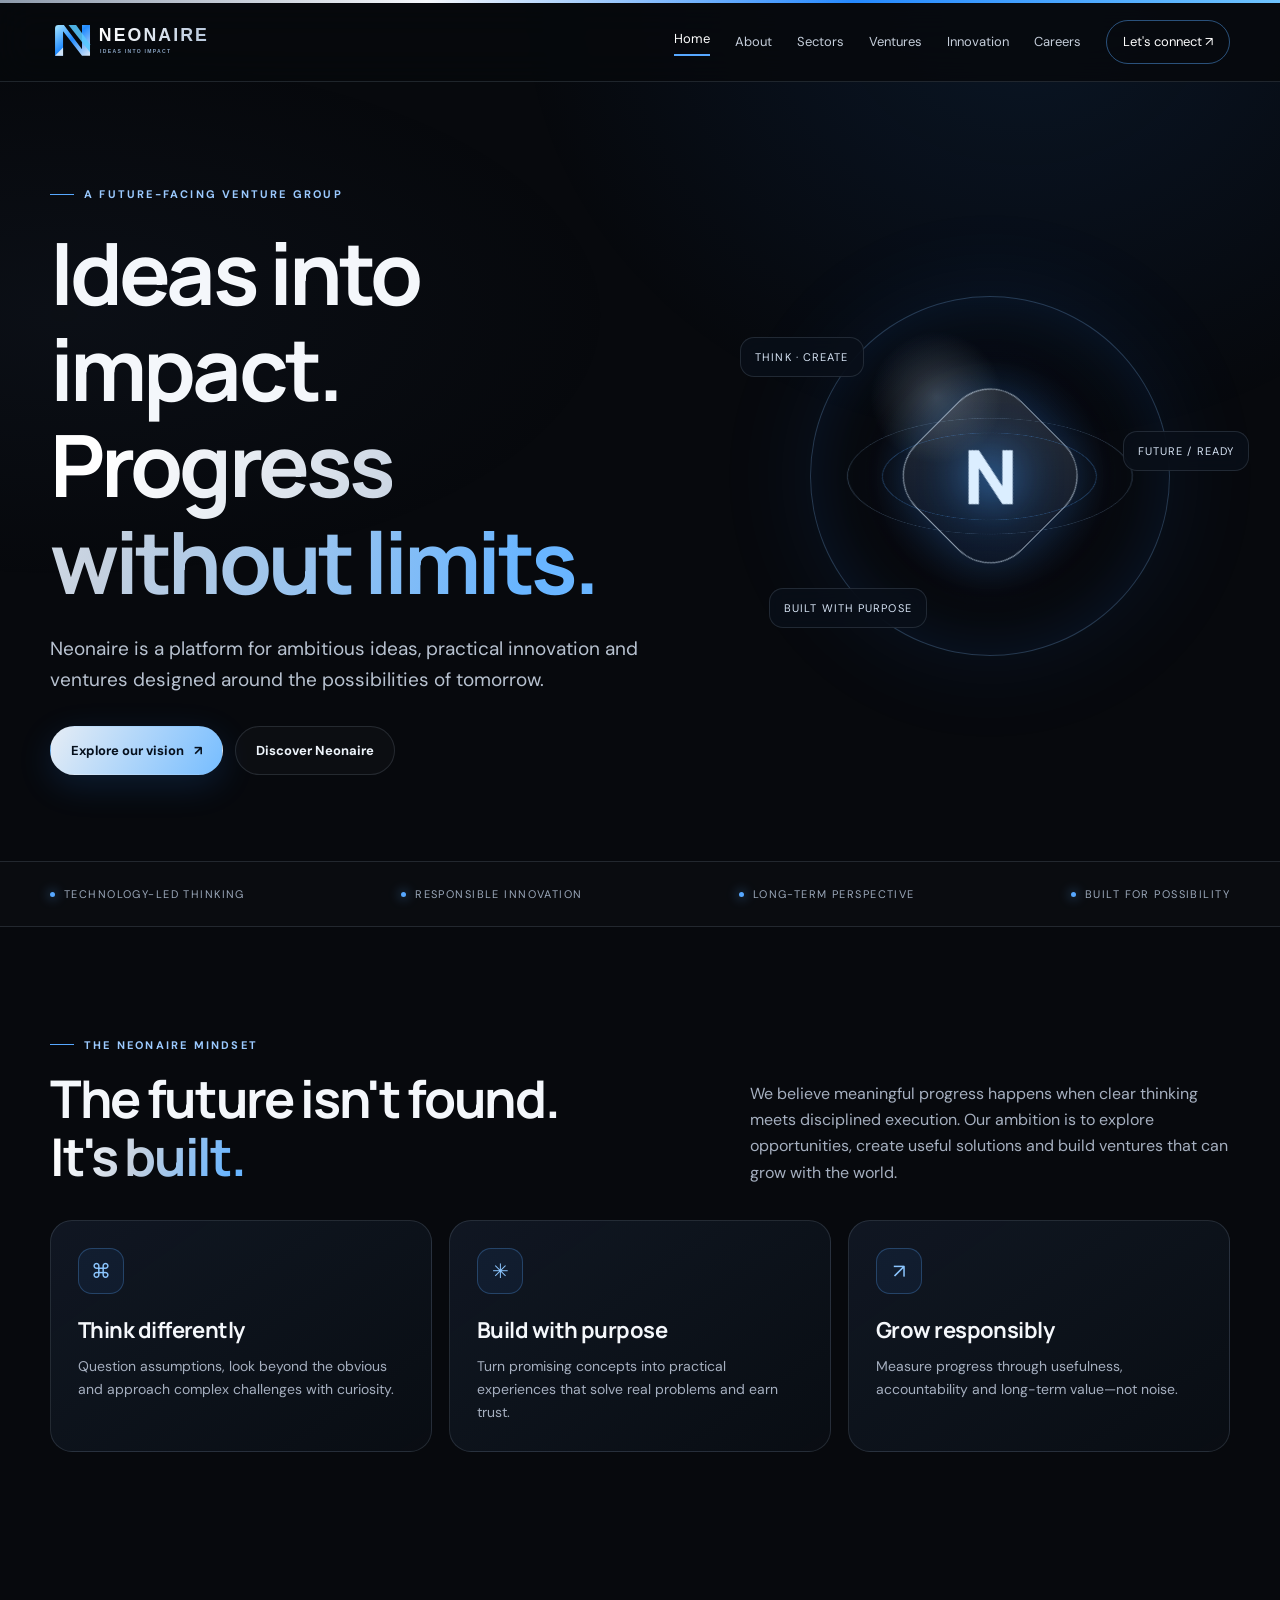
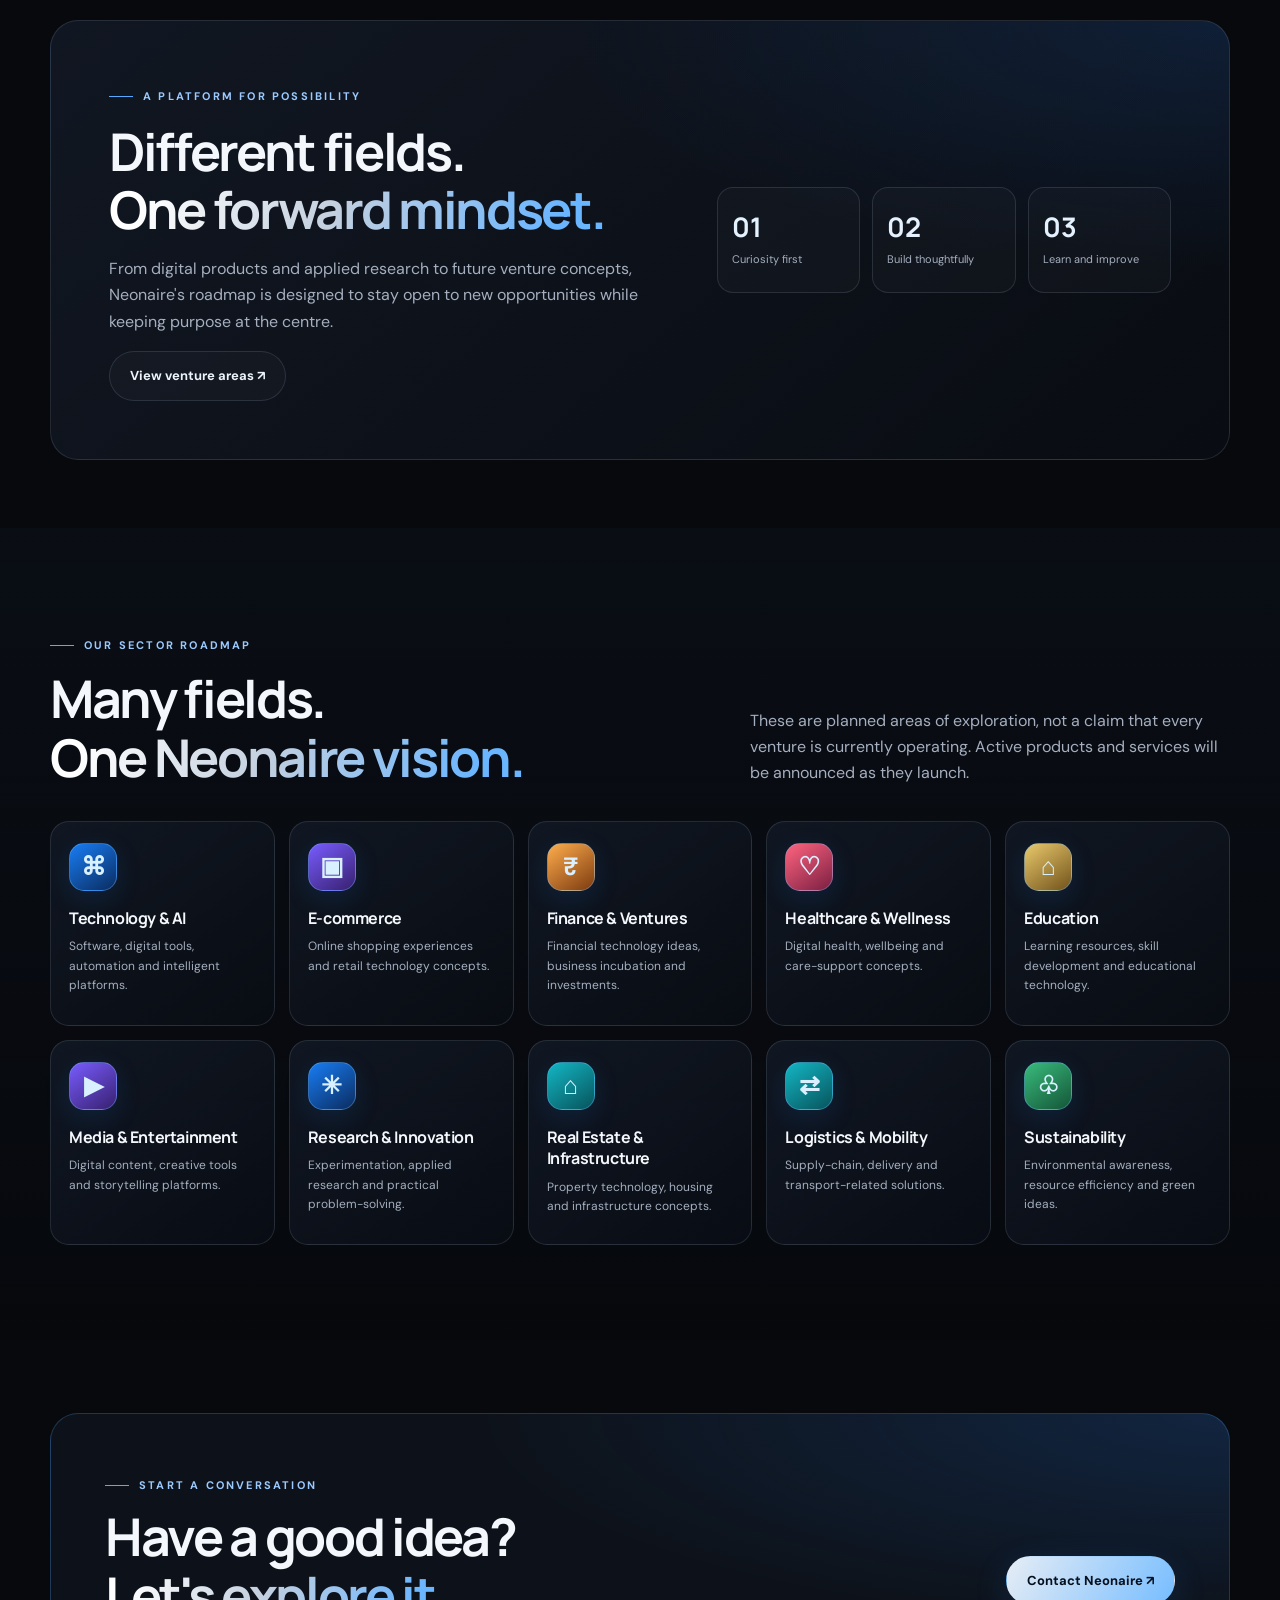
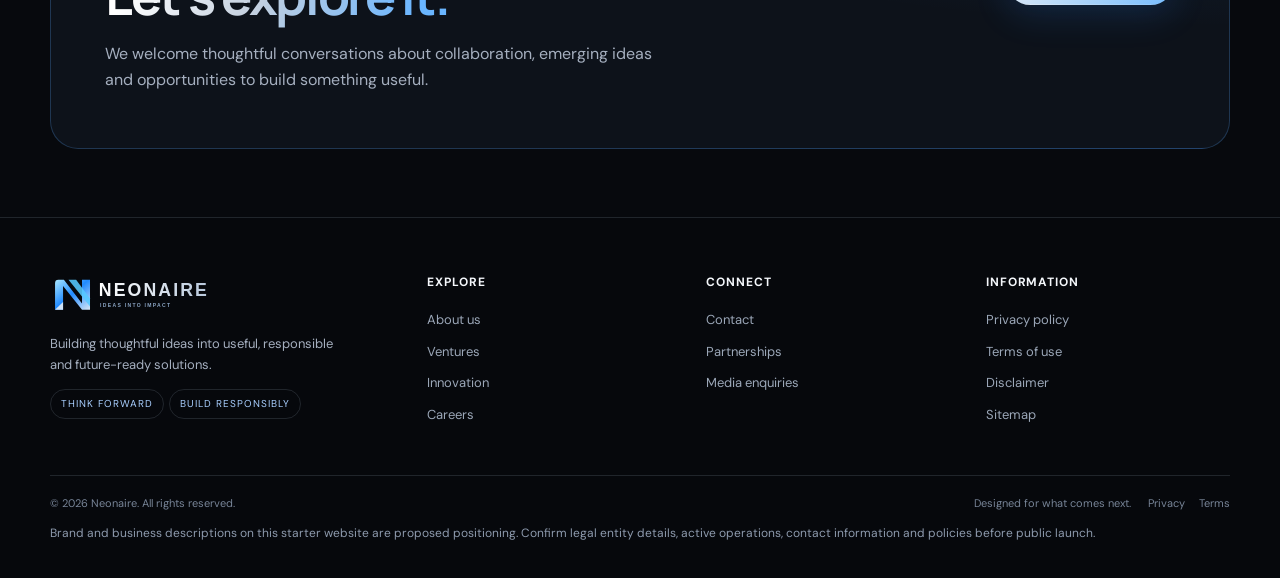
<file: index.html>
<!doctype html>
<html lang="en">
<head>
  <meta charset="utf-8">
  <meta name="viewport" content="width=device-width, initial-scale=1">
  <meta name="theme-color" content="#07090d">
  <meta name="description" content="Neonaire brings together ambitious thinking, technology and responsible innovation to help shape what comes next.">
  <meta property="og:title" content="A New Perspective on Progress | Neonaire">
  <meta property="og:description" content="Neonaire brings together ambitious thinking, technology and responsible innovation to help shape what comes next.">
  <meta property="og:type" content="website">
  <title>A New Perspective on Progress | Neonaire</title>
  <link rel="icon" href="favicon.svg" type="image/svg+xml">
  <link rel="stylesheet" href="assets/css/style.css">
</head>
<body>

<a class="skip-link" href="#main">Skip to content</a>
<div class="topline"></div>
<header class="site-header">
  <div class="container nav-wrap">
    <a class="brand" href="index.html" aria-label="Neonaire home">
      <img class="brand-logo" src="assets/images/neonaire-logo.svg" alt="Neonaire — Ideas into Impact">
    </a>
    <button class="menu-toggle" type="button" aria-label="Open navigation menu" aria-expanded="false">☰</button>
    <nav class="nav-links" aria-label="Main navigation">
      <a href="index.html" data-nav="index.html" aria-current="page">Home</a>
      <a href="about.html" data-nav="about.html">About</a>
      <a href="#sectors">Sectors</a>
      <a href="ventures.html" data-nav="ventures.html">Ventures</a>
      <a href="innovation.html" data-nav="innovation.html">Innovation</a>
      <a href="careers.html" data-nav="careers.html">Careers</a>
      <a class="nav-cta" href="contact.html" data-nav="contact.html">Let's connect ↗</a>
    </nav>
  </div>
</header>

<main id="main">

<section class="hero">
  <div class="container hero-grid">
    <div>
      <span class="eyebrow">A future-facing venture group</span>
      <h1>Ideas into impact.<br><span class="gradient-text">Progress without limits.</span></h1>
      <p class="lead">Neonaire is a platform for ambitious ideas, practical innovation and ventures designed around the possibilities of tomorrow.</p>
      <div class="hero-actions"><a class="btn btn-primary" href="ventures.html">Explore our vision <span>↗</span></a><a class="btn btn-secondary" href="about.html">Discover Neonaire</a></div>
    </div>
    <div class="hero-art" aria-label="Abstract Neonaire orbital brand artwork">
      <div class="orb"><div class="orb-core"><span>N</span></div></div>
      <div class="orbit-label one">THINK · CREATE</div><div class="orbit-label two">FUTURE / READY</div><div class="orbit-label three">BUILT WITH PURPOSE</div>
    </div>
  </div>
</section>
<div class="trust-strip"><div class="container trust-inner"><span><i class="dot"></i>Technology-led thinking</span><span><i class="dot"></i>Responsible innovation</span><span><i class="dot"></i>Long-term perspective</span><span><i class="dot"></i>Built for possibility</span></div></div>
<section class="section"><div class="container">
  <div class="section-head reveal"><div><span class="eyebrow">The Neonaire mindset</span><h2 style="margin-top:16px">The future isn't found.<br><span class="gradient-text">It's built.</span></h2></div><p>We believe meaningful progress happens when clear thinking meets disciplined execution. Our ambition is to explore opportunities, create useful solutions and build ventures that can grow with the world.</p></div>
  <div class="grid-3">
    <article class="card reveal"><div class="card-icon">⌘</div><h3>Think differently</h3><p>Question assumptions, look beyond the obvious and approach complex challenges with curiosity.</p></article>
    <article class="card reveal"><div class="card-icon">✳</div><h3>Build with purpose</h3><p>Turn promising concepts into practical experiences that solve real problems and earn trust.</p></article>
    <article class="card reveal"><div class="card-icon">↗</div><h3>Grow responsibly</h3><p>Measure progress through usefulness, accountability and long-term value—not noise.</p></article>
  </div>
</div></section>
<section class="section-sm"><div class="container"><div class="feature-band reveal"><div><span class="eyebrow">A platform for possibility</span><h2 style="margin:17px 0">Different fields.<br><span class="gradient-text">One forward mindset.</span></h2><p>From digital products and applied research to future venture concepts, Neonaire's roadmap is designed to stay open to new opportunities while keeping purpose at the centre.</p><a class="btn btn-secondary" href="ventures.html">View venture areas ↗</a></div><div class="stat-row"><div class="stat"><strong>01</strong><span>Curiosity first</span></div><div class="stat"><strong>02</strong><span>Build thoughtfully</span></div><div class="stat"><strong>03</strong><span>Learn and improve</span></div></div></div></div></section>
<section class="section sectors-section" id="sectors"><div class="container">
  <div class="section-head reveal"><div><span class="eyebrow">Our sector roadmap</span><h2 style="margin-top:16px">Many fields.<br><span class="gradient-text">One Neonaire vision.</span></h2></div><p>These are planned areas of exploration, not a claim that every venture is currently operating. Active products and services will be announced as they launch.</p></div>
  <div class="sector-grid">
    <a class="sector-card reveal" href="ventures.html#technology"><span class="sector-icon">⌘</span><h3>Technology &amp; AI</h3><p>Software, digital tools, automation and intelligent platforms.</p></a>
    <a class="sector-card reveal" href="ventures.html#commerce"><span class="sector-icon violet">▣</span><h3>E-commerce</h3><p>Online shopping experiences and retail technology concepts.</p></a>
    <a class="sector-card reveal" href="ventures.html#finance"><span class="sector-icon amber">₹</span><h3>Finance &amp; Ventures</h3><p>Financial technology ideas, business incubation and investments.</p></a>
    <a class="sector-card reveal" href="ventures.html#healthcare"><span class="sector-icon rose">♡</span><h3>Healthcare &amp; Wellness</h3><p>Digital health, wellbeing and care-support concepts.</p></a>
    <a class="sector-card reveal" href="ventures.html#education"><span class="sector-icon gold">⌂</span><h3>Education</h3><p>Learning resources, skill development and educational technology.</p></a>
    <a class="sector-card reveal" href="ventures.html#media"><span class="sector-icon violet">▶</span><h3>Media &amp; Entertainment</h3><p>Digital content, creative tools and storytelling platforms.</p></a>
    <a class="sector-card reveal" href="innovation.html"><span class="sector-icon">✳</span><h3>Research &amp; Innovation</h3><p>Experimentation, applied research and practical problem-solving.</p></a>
    <a class="sector-card reveal" href="ventures.html#infrastructure"><span class="sector-icon teal">⌂</span><h3>Real Estate &amp; Infrastructure</h3><p>Property technology, housing and infrastructure concepts.</p></a>
    <a class="sector-card reveal" href="ventures.html#logistics"><span class="sector-icon teal">⇄</span><h3>Logistics &amp; Mobility</h3><p>Supply-chain, delivery and transport-related solutions.</p></a>
    <a class="sector-card reveal" href="ventures.html#sustainability"><span class="sector-icon green">♧</span><h3>Sustainability</h3><p>Environmental awareness, resource efficiency and green ideas.</p></a>
  </div>
</div></section>
<section class="section-sm"><div class="container"><div class="cta-panel reveal"><div><span class="eyebrow">Start a conversation</span><h2 style="margin-top:14px">Have a good idea?<br><span class="gradient-text">Let's explore it.</span></h2><p>We welcome thoughtful conversations about collaboration, emerging ideas and opportunities to build something useful.</p></div><a class="btn btn-primary" href="contact.html">Contact Neonaire ↗</a></div></div></section>

</main>

<footer class="site-footer">
  <div class="container">
    <div class="footer-grid">
      <div class="footer-brand">
        <a class="brand" href="index.html"><img class="brand-logo" src="assets/images/neonaire-logo.svg" alt="Neonaire — Ideas into Impact"></a>
        <p>Building thoughtful ideas into useful, responsible and future-ready solutions.</p>
        <span class="tag">Think forward</span><span class="tag">Build responsibly</span>
      </div>
      <div class="footer-col"><strong>Explore</strong><a href="about.html">About us</a><a href="ventures.html">Ventures</a><a href="innovation.html">Innovation</a><a href="careers.html">Careers</a></div>
      <div class="footer-col"><strong>Connect</strong><a href="contact.html">Contact</a><a href="contact.html#partnerships">Partnerships</a><a href="contact.html#media">Media enquiries</a></div>
      <div class="footer-col"><strong>Information</strong><a href="privacy.html">Privacy policy</a><a href="terms.html">Terms of use</a><a href="disclaimer.html">Disclaimer</a><a href="sitemap.xml">Sitemap</a></div>
    </div>
    <div class="footer-bottom"><span>© <span data-year></span> Neonaire. All rights reserved.</span><span>Designed for what comes next. <a href="privacy.html">Privacy</a><a href="terms.html">Terms</a></span></div>
    <p class="notice">Brand and business descriptions on this starter website are proposed positioning. Confirm legal entity details, active operations, contact information and policies before public launch.</p>
  </div>
</footer>
<script src="assets/js/main.js" defer></script>

</body>
</html>
</file>
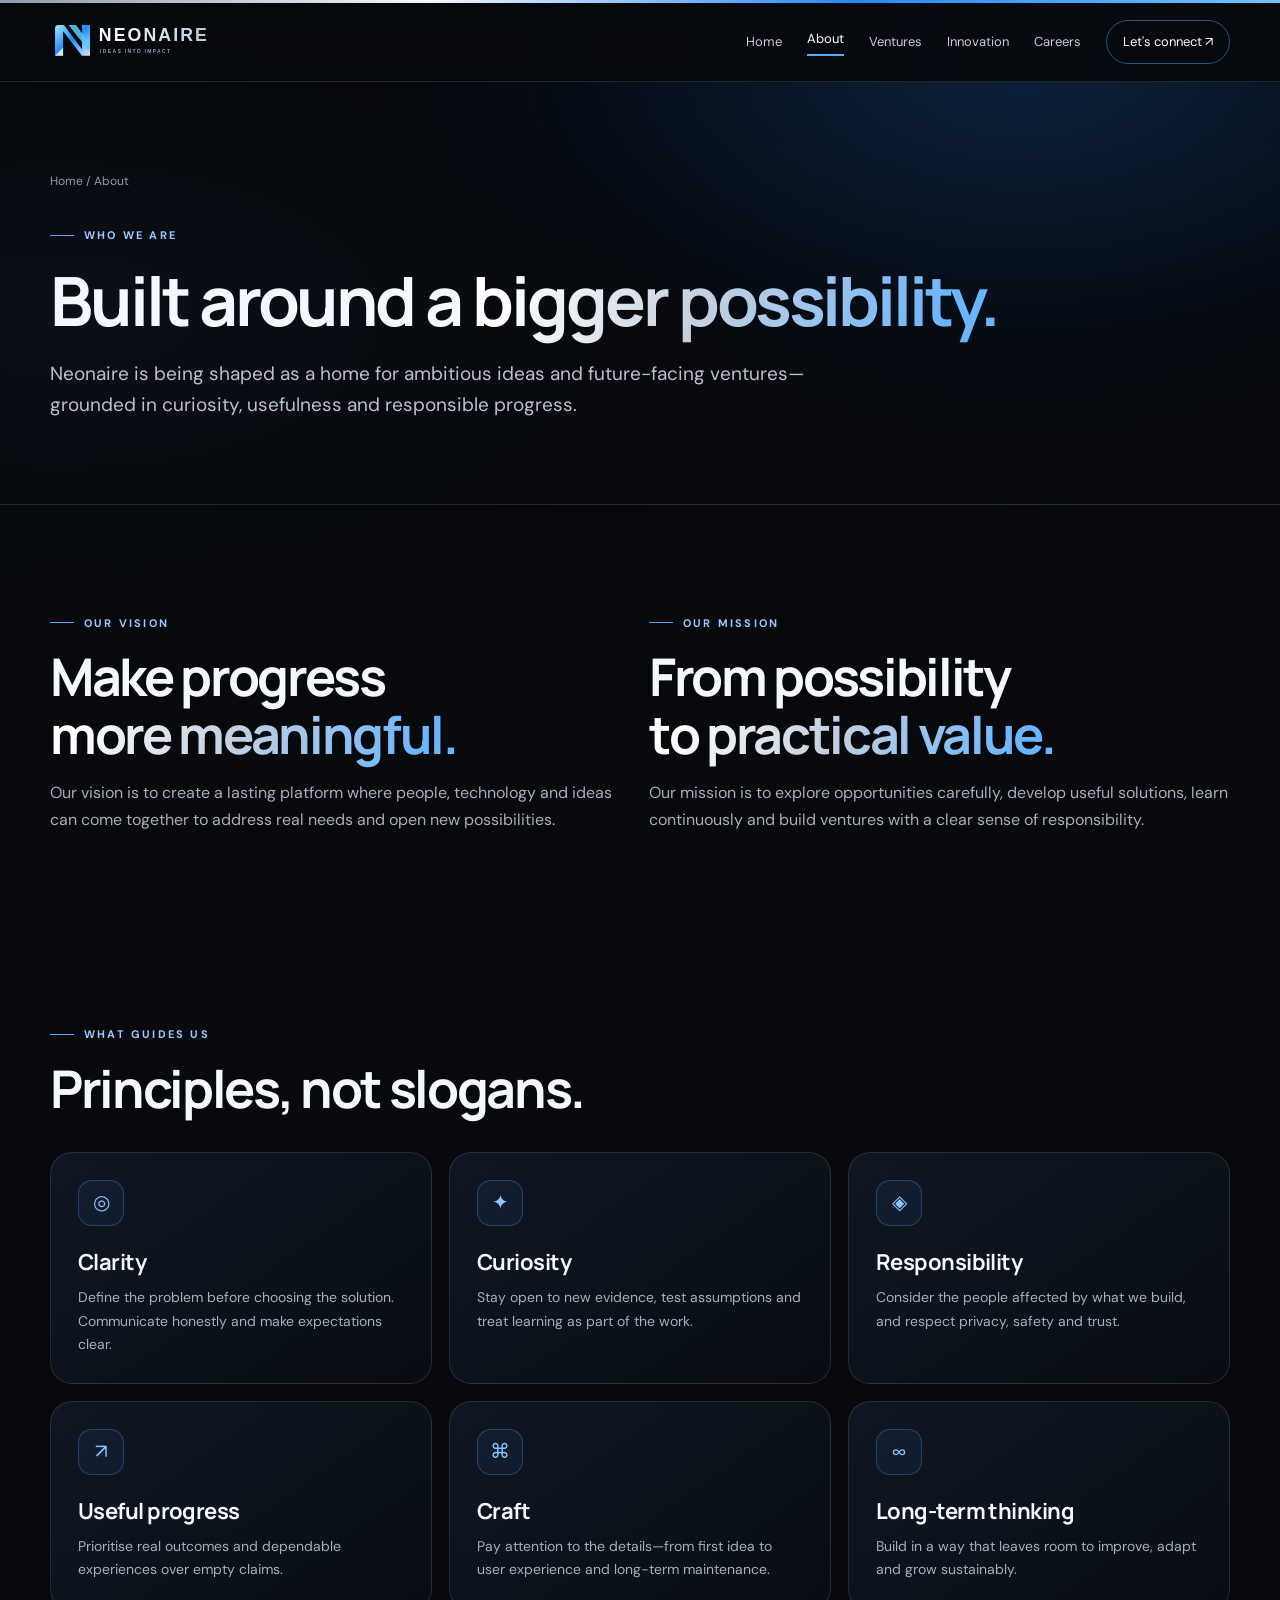
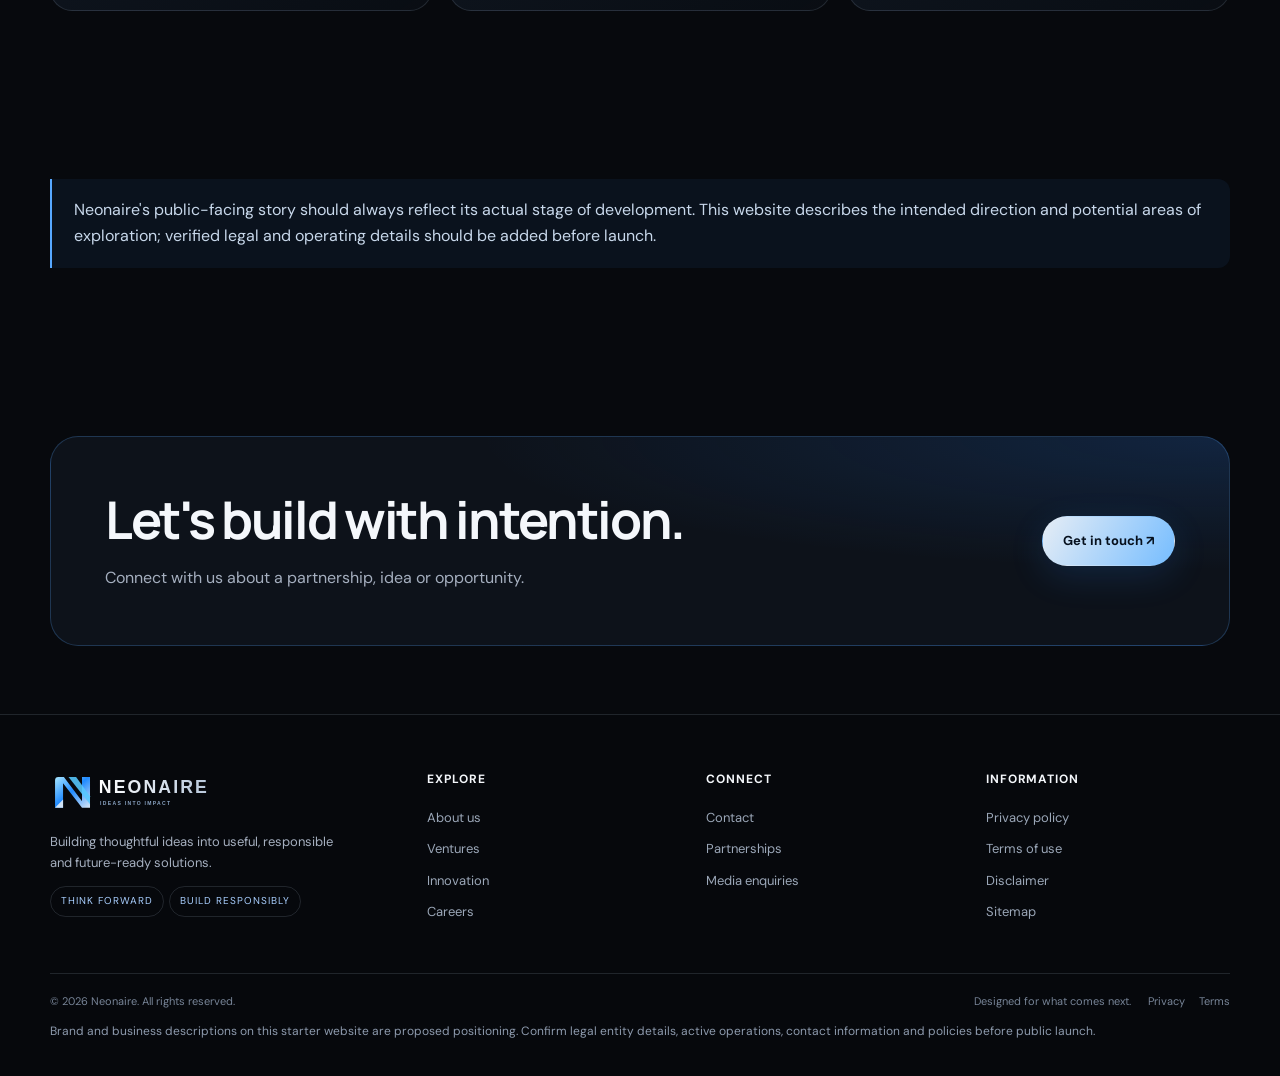
<file: about.html>
<!doctype html>
<html lang="en">
<head>
  <meta charset="utf-8">
  <meta name="viewport" content="width=device-width, initial-scale=1">
  <meta name="theme-color" content="#07090d">
  <meta name="description" content="Learn about Neonaire's proposed vision, mission and principles for building useful, responsible future-ready ventures.">
  <meta property="og:title" content="About Neonaire | Neonaire">
  <meta property="og:description" content="Learn about Neonaire's proposed vision, mission and principles for building useful, responsible future-ready ventures.">
  <meta property="og:type" content="website">
  <title>About Neonaire | Neonaire</title>
  <link rel="icon" href="favicon.svg" type="image/svg+xml">
  <link rel="stylesheet" href="assets/css/style.css">
</head>
<body>

<a class="skip-link" href="#main">Skip to content</a>
<div class="topline"></div>
<header class="site-header">
  <div class="container nav-wrap">
    <a class="brand" href="index.html" aria-label="Neonaire home">
      <img class="brand-logo" src="assets/images/neonaire-logo.svg" alt="Neonaire — Ideas into Impact">
    </a>
    <button class="menu-toggle" type="button" aria-label="Open navigation menu" aria-expanded="false">☰</button>
    <nav class="nav-links" aria-label="Main navigation">
      <a href="index.html" data-nav="index.html">Home</a>
      <a href="about.html" data-nav="about.html" aria-current="page">About</a>
      <a href="ventures.html" data-nav="ventures.html">Ventures</a>
      <a href="innovation.html" data-nav="innovation.html">Innovation</a>
      <a href="careers.html" data-nav="careers.html">Careers</a>
      <a class="nav-cta" href="contact.html" data-nav="contact.html">Let's connect ↗</a>
    </nav>
  </div>
</header>

<main id="main">

<section class="page-hero"><div class="container"><div class="breadcrumbs"><a href="index.html">Home</a> / About</div><span class="eyebrow">Who we are</span><h1>Built around a <span class="gradient-text">bigger possibility.</span></h1><p class="lead">Neonaire is being shaped as a home for ambitious ideas and future-facing ventures—grounded in curiosity, usefulness and responsible progress.</p></div></section>
<section class="section"><div class="container grid-2"><div class="reveal"><span class="eyebrow">Our vision</span><h2 style="margin:16px 0">Make progress<br><span class="gradient-text">more meaningful.</span></h2><p class="muted">Our vision is to create a lasting platform where people, technology and ideas can come together to address real needs and open new possibilities.</p></div><div class="reveal"><span class="eyebrow">Our mission</span><h2 style="margin:16px 0">From possibility<br><span class="gradient-text">to practical value.</span></h2><p class="muted">Our mission is to explore opportunities carefully, develop useful solutions, learn continuously and build ventures with a clear sense of responsibility.</p></div></div></section>
<section class="section-sm"><div class="container"><div class="section-head reveal"><div><span class="eyebrow">What guides us</span><h2 style="margin-top:16px">Principles, not slogans.</h2></div></div><div class="grid-3">
<article class="card reveal"><div class="card-icon">◎</div><h3>Clarity</h3><p>Define the problem before choosing the solution. Communicate honestly and make expectations clear.</p></article>
<article class="card reveal"><div class="card-icon">✦</div><h3>Curiosity</h3><p>Stay open to new evidence, test assumptions and treat learning as part of the work.</p></article>
<article class="card reveal"><div class="card-icon">◈</div><h3>Responsibility</h3><p>Consider the people affected by what we build, and respect privacy, safety and trust.</p></article>
<article class="card reveal"><div class="card-icon">↗</div><h3>Useful progress</h3><p>Prioritise real outcomes and dependable experiences over empty claims.</p></article>
<article class="card reveal"><div class="card-icon">⌘</div><h3>Craft</h3><p>Pay attention to the details—from first idea to user experience and long-term maintenance.</p></article>
<article class="card reveal"><div class="card-icon">∞</div><h3>Long-term thinking</h3><p>Build in a way that leaves room to improve, adapt and grow sustainably.</p></article>
</div></div></section>
<section class="section"><div class="container"><div class="callout">Neonaire's public-facing story should always reflect its actual stage of development. This website describes the intended direction and potential areas of exploration; verified legal and operating details should be added before launch.</div></div></section>
<section class="section-sm"><div class="container"><div class="cta-panel"><div><h2>Let's build with intention.</h2><p>Connect with us about a partnership, idea or opportunity.</p></div><a class="btn btn-primary" href="contact.html">Get in touch ↗</a></div></div></section>

</main>

<footer class="site-footer">
  <div class="container">
    <div class="footer-grid">
      <div class="footer-brand">
        <a class="brand" href="index.html"><img class="brand-logo" src="assets/images/neonaire-logo.svg" alt="Neonaire — Ideas into Impact"></a>
        <p>Building thoughtful ideas into useful, responsible and future-ready solutions.</p>
        <span class="tag">Think forward</span><span class="tag">Build responsibly</span>
      </div>
      <div class="footer-col"><strong>Explore</strong><a href="about.html">About us</a><a href="ventures.html">Ventures</a><a href="innovation.html">Innovation</a><a href="careers.html">Careers</a></div>
      <div class="footer-col"><strong>Connect</strong><a href="contact.html">Contact</a><a href="contact.html#partnerships">Partnerships</a><a href="contact.html#media">Media enquiries</a></div>
      <div class="footer-col"><strong>Information</strong><a href="privacy.html">Privacy policy</a><a href="terms.html">Terms of use</a><a href="disclaimer.html">Disclaimer</a><a href="sitemap.xml">Sitemap</a></div>
    </div>
    <div class="footer-bottom"><span>© <span data-year></span> Neonaire. All rights reserved.</span><span>Designed for what comes next. <a href="privacy.html">Privacy</a><a href="terms.html">Terms</a></span></div>
    <p class="notice">Brand and business descriptions on this starter website are proposed positioning. Confirm legal entity details, active operations, contact information and policies before public launch.</p>
  </div>
</footer>
<script src="assets/js/main.js" defer></script>

</body>
</html>
</file>
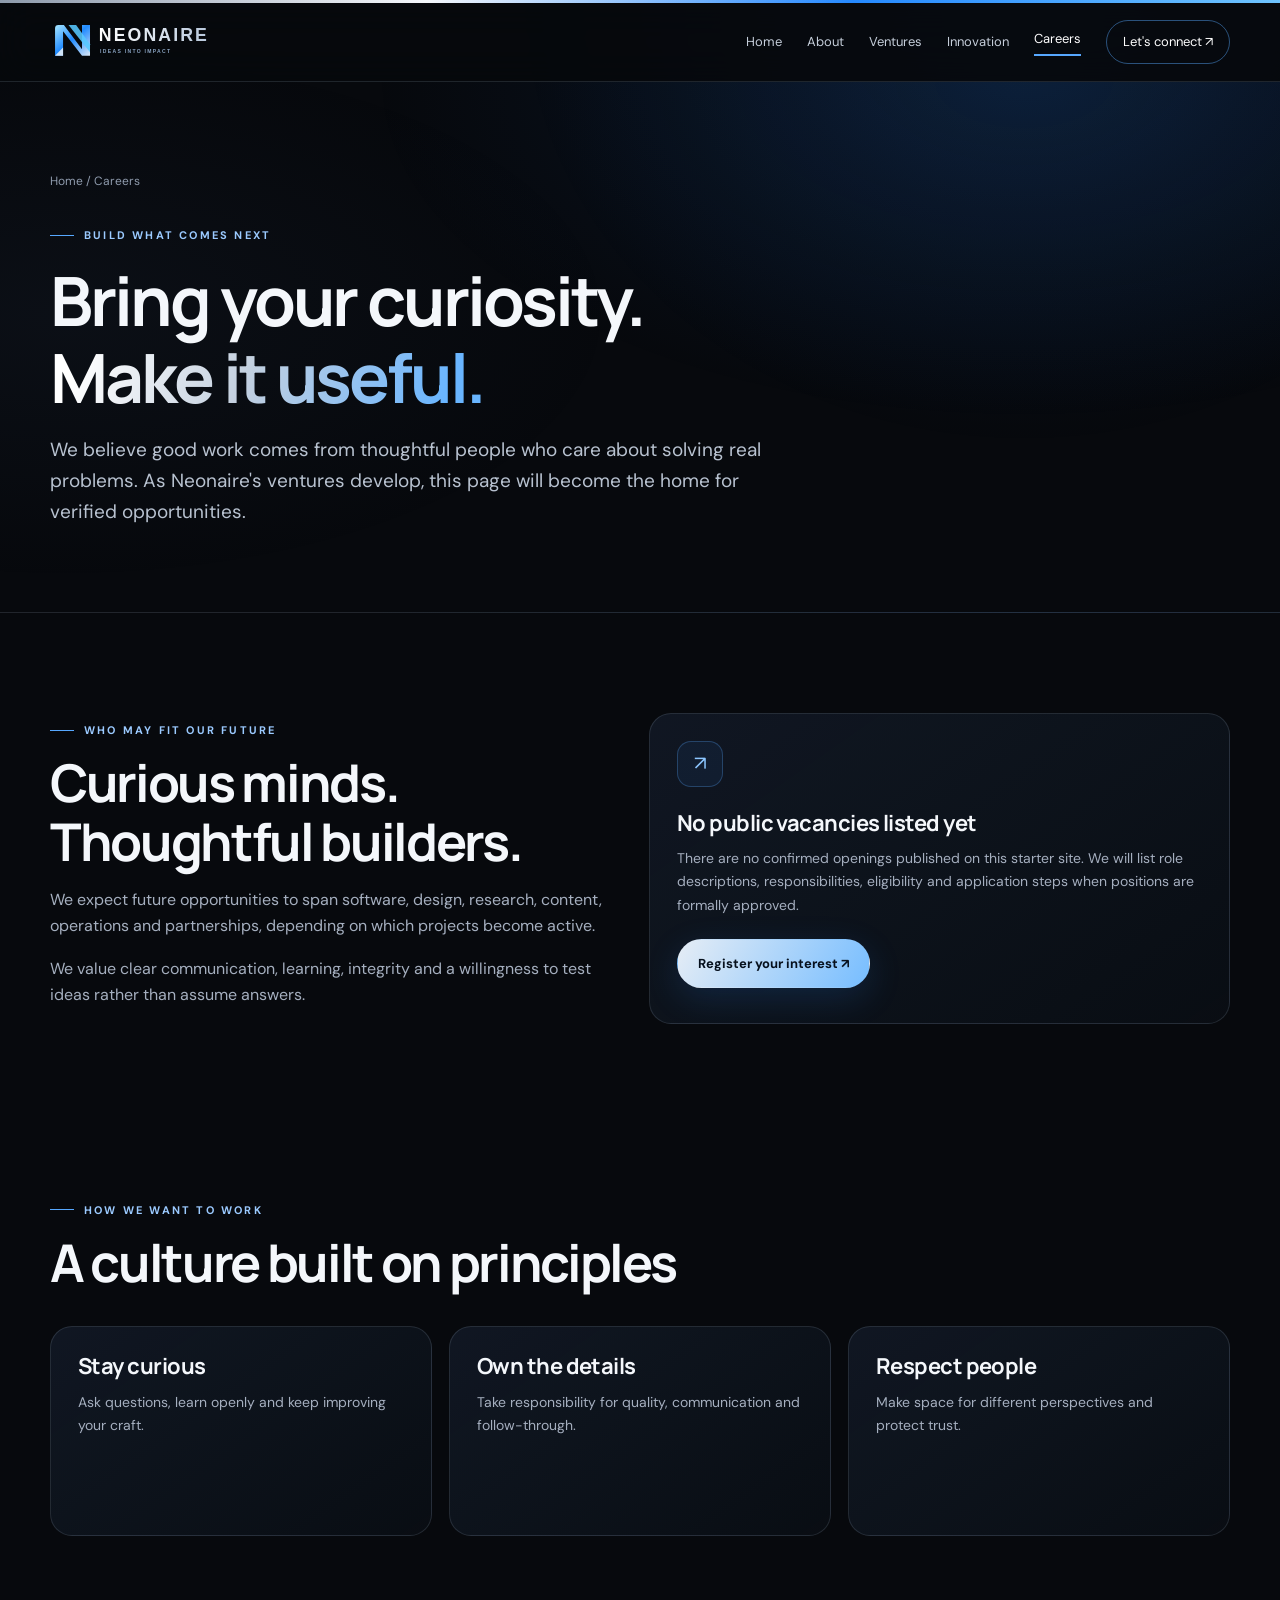
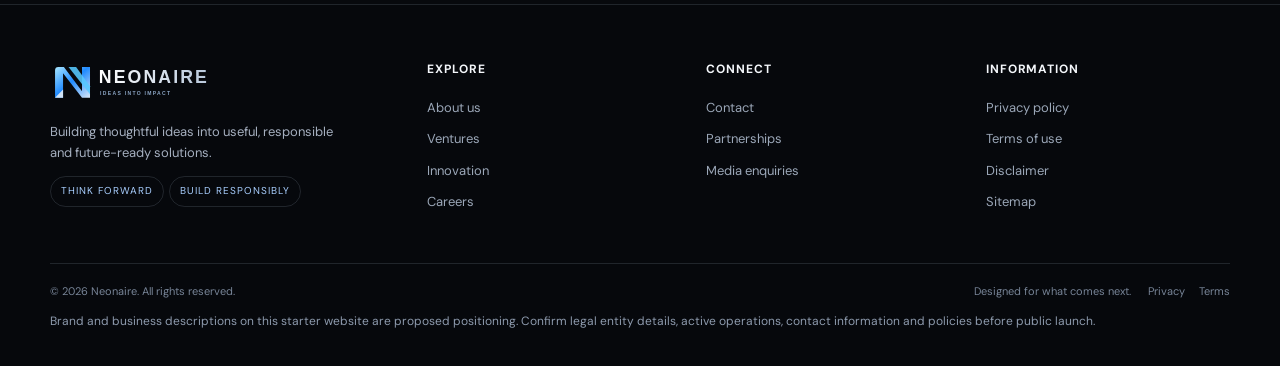
<file: careers.html>
<!doctype html>
<html lang="en">
<head>
  <meta charset="utf-8">
  <meta name="viewport" content="width=device-width, initial-scale=1">
  <meta name="theme-color" content="#07090d">
  <meta name="description" content="Learn about future opportunities to work with Neonaire and register your interest in potential collaborations.">
  <meta property="og:title" content="Careers at Neonaire | Neonaire">
  <meta property="og:description" content="Learn about future opportunities to work with Neonaire and register your interest in potential collaborations.">
  <meta property="og:type" content="website">
  <title>Careers at Neonaire | Neonaire</title>
  <link rel="icon" href="favicon.svg" type="image/svg+xml">
  <link rel="stylesheet" href="assets/css/style.css">
</head>
<body>

<a class="skip-link" href="#main">Skip to content</a>
<div class="topline"></div>
<header class="site-header">
  <div class="container nav-wrap">
    <a class="brand" href="index.html" aria-label="Neonaire home">
      <img class="brand-logo" src="assets/images/neonaire-logo.svg" alt="Neonaire — Ideas into Impact">
    </a>
    <button class="menu-toggle" type="button" aria-label="Open navigation menu" aria-expanded="false">☰</button>
    <nav class="nav-links" aria-label="Main navigation">
      <a href="index.html" data-nav="index.html">Home</a>
      <a href="about.html" data-nav="about.html">About</a>
      <a href="ventures.html" data-nav="ventures.html">Ventures</a>
      <a href="innovation.html" data-nav="innovation.html">Innovation</a>
      <a href="careers.html" data-nav="careers.html" aria-current="page">Careers</a>
      <a class="nav-cta" href="contact.html" data-nav="contact.html">Let's connect ↗</a>
    </nav>
  </div>
</header>

<main id="main">

<section class="page-hero"><div class="container"><div class="breadcrumbs"><a href="index.html">Home</a> / Careers</div><span class="eyebrow">Build what comes next</span><h1>Bring your curiosity.<br><span class="gradient-text">Make it useful.</span></h1><p class="lead">We believe good work comes from thoughtful people who care about solving real problems. As Neonaire's ventures develop, this page will become the home for verified opportunities.</p></div></section>
<section class="section"><div class="container grid-2"><div class="reveal"><span class="eyebrow">Who may fit our future</span><h2 style="margin:15px 0">Curious minds.<br>Thoughtful builders.</h2><p class="muted">We expect future opportunities to span software, design, research, content, operations and partnerships, depending on which projects become active.</p><p class="muted">We value clear communication, learning, integrity and a willingness to test ideas rather than assume answers.</p></div><div class="card reveal"><div class="card-icon">↗</div><h3>No public vacancies listed yet</h3><p>There are no confirmed openings published on this starter site. We will list role descriptions, responsibilities, eligibility and application steps when positions are formally approved.</p><a class="btn btn-primary" style="margin-top:22px" href="contact.html?topic=Careers">Register your interest ↗</a></div></div></section>
<section class="section-sm"><div class="container"><div class="section-head"><div><span class="eyebrow">How we want to work</span><h2 style="margin-top:15px">A culture built on principles</h2></div></div><div class="grid-3"><article class="card"><h3>Stay curious</h3><p>Ask questions, learn openly and keep improving your craft.</p></article><article class="card"><h3>Own the details</h3><p>Take responsibility for quality, communication and follow-through.</p></article><article class="card"><h3>Respect people</h3><p>Make space for different perspectives and protect trust.</p></article></div></div></section>

</main>

<footer class="site-footer">
  <div class="container">
    <div class="footer-grid">
      <div class="footer-brand">
        <a class="brand" href="index.html"><img class="brand-logo" src="assets/images/neonaire-logo.svg" alt="Neonaire — Ideas into Impact"></a>
        <p>Building thoughtful ideas into useful, responsible and future-ready solutions.</p>
        <span class="tag">Think forward</span><span class="tag">Build responsibly</span>
      </div>
      <div class="footer-col"><strong>Explore</strong><a href="about.html">About us</a><a href="ventures.html">Ventures</a><a href="innovation.html">Innovation</a><a href="careers.html">Careers</a></div>
      <div class="footer-col"><strong>Connect</strong><a href="contact.html">Contact</a><a href="contact.html#partnerships">Partnerships</a><a href="contact.html#media">Media enquiries</a></div>
      <div class="footer-col"><strong>Information</strong><a href="privacy.html">Privacy policy</a><a href="terms.html">Terms of use</a><a href="disclaimer.html">Disclaimer</a><a href="sitemap.xml">Sitemap</a></div>
    </div>
    <div class="footer-bottom"><span>© <span data-year></span> Neonaire. All rights reserved.</span><span>Designed for what comes next. <a href="privacy.html">Privacy</a><a href="terms.html">Terms</a></span></div>
    <p class="notice">Brand and business descriptions on this starter website are proposed positioning. Confirm legal entity details, active operations, contact information and policies before public launch.</p>
  </div>
</footer>
<script src="assets/js/main.js" defer></script>

</body>
</html>
</file>
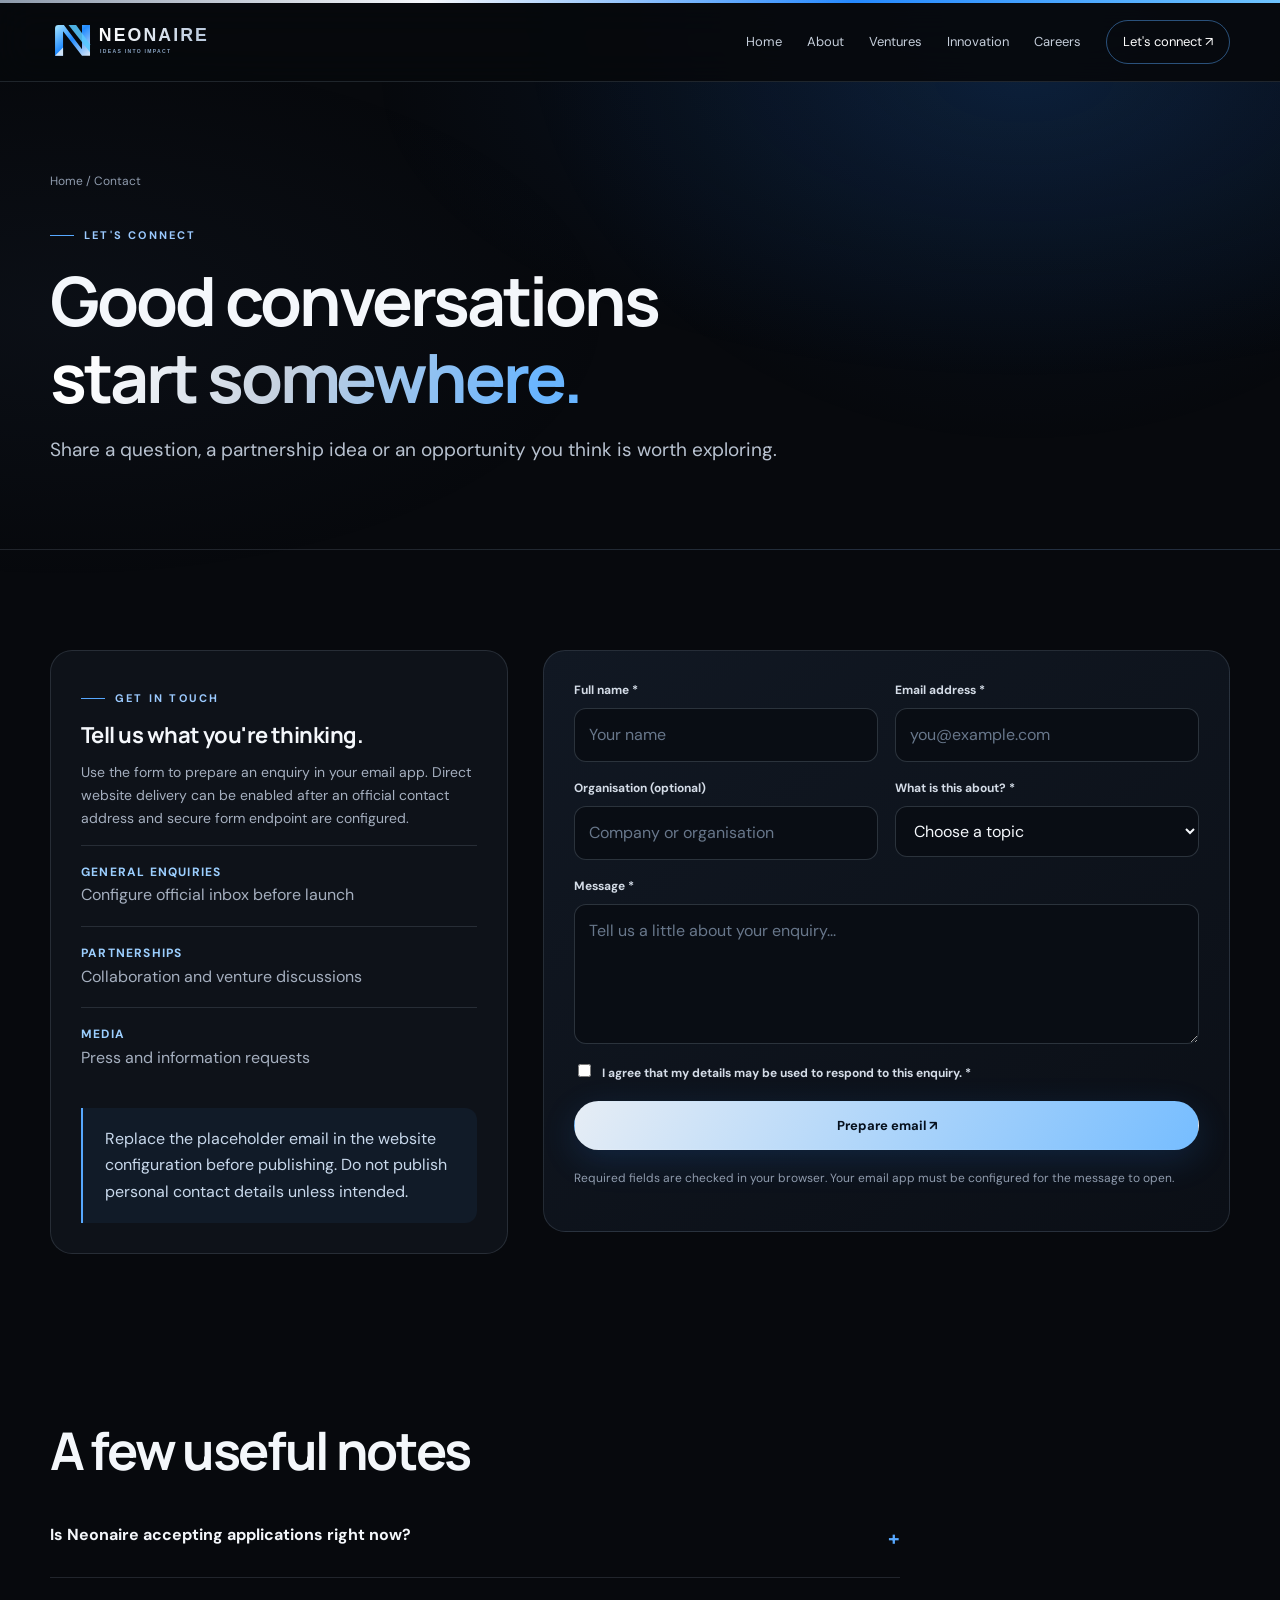
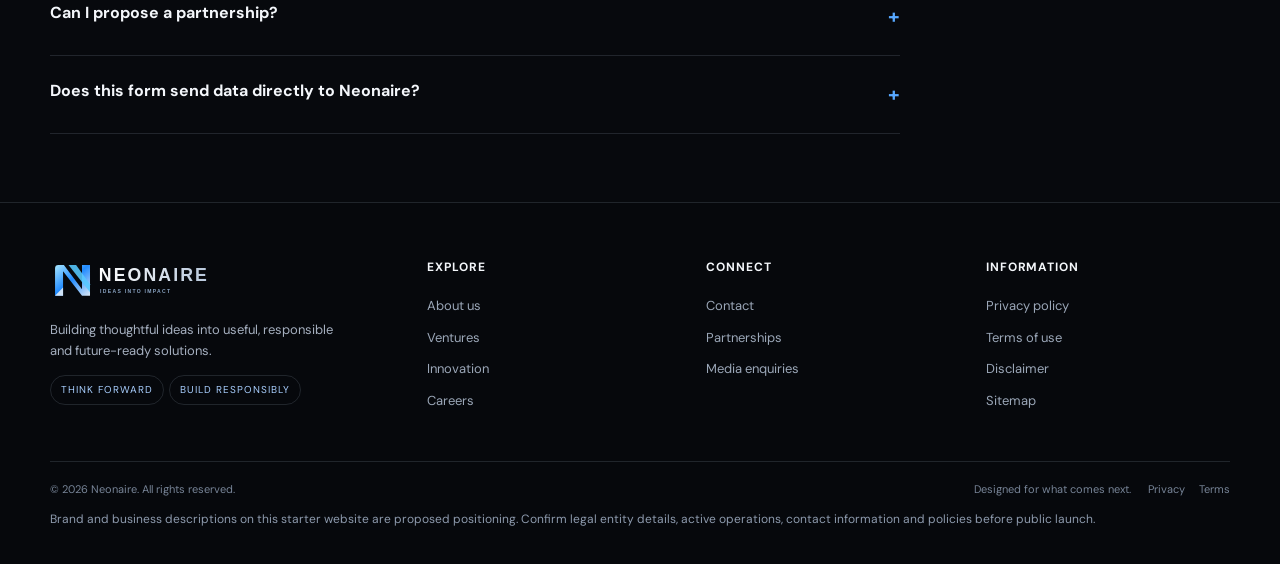
<file: contact.html>
<!doctype html>
<html lang="en">
<head>
  <meta charset="utf-8">
  <meta name="viewport" content="width=device-width, initial-scale=1">
  <meta name="theme-color" content="#07090d">
  <meta name="description" content="Contact Neonaire about general enquiries, partnerships, media, careers and future venture ideas.">
  <meta property="og:title" content="Contact Neonaire | Neonaire">
  <meta property="og:description" content="Contact Neonaire about general enquiries, partnerships, media, careers and future venture ideas.">
  <meta property="og:type" content="website">
  <title>Contact Neonaire | Neonaire</title>
  <link rel="icon" href="favicon.svg" type="image/svg+xml">
  <link rel="stylesheet" href="assets/css/style.css">
</head>
<body>

<a class="skip-link" href="#main">Skip to content</a>
<div class="topline"></div>
<header class="site-header">
  <div class="container nav-wrap">
    <a class="brand" href="index.html" aria-label="Neonaire home">
      <img class="brand-logo" src="assets/images/neonaire-logo.svg" alt="Neonaire — Ideas into Impact">
    </a>
    <button class="menu-toggle" type="button" aria-label="Open navigation menu" aria-expanded="false">☰</button>
    <nav class="nav-links" aria-label="Main navigation">
      <a href="index.html" data-nav="index.html">Home</a>
      <a href="about.html" data-nav="about.html">About</a>
      <a href="ventures.html" data-nav="ventures.html">Ventures</a>
      <a href="innovation.html" data-nav="innovation.html">Innovation</a>
      <a href="careers.html" data-nav="careers.html">Careers</a>
      <a class="nav-cta" href="contact.html" data-nav="contact.html">Let's connect ↗</a>
    </nav>
  </div>
</header>

<main id="main">

<section class="page-hero"><div class="container"><div class="breadcrumbs"><a href="index.html">Home</a> / Contact</div><span class="eyebrow">Let's connect</span><h1>Good conversations<br><span class="gradient-text">start somewhere.</span></h1><p class="lead">Share a question, a partnership idea or an opportunity you think is worth exploring.</p></div></section>
<section class="section"><div class="container form-shell">
  <aside class="contact-info"><span class="eyebrow">Get in touch</span><h3 style="margin-top:15px">Tell us what you're thinking.</h3><p>Use the form to prepare an enquiry in your email app. Direct website delivery can be enabled after an official contact address and secure form endpoint are configured.</p>
    <div class="contact-item"><strong>General enquiries</strong><span class="muted">Configure official inbox before launch</span></div>
    <div class="contact-item" id="partnerships"><strong>Partnerships</strong><span class="muted">Collaboration and venture discussions</span></div>
    <div class="contact-item" id="media"><strong>Media</strong><span class="muted">Press and information requests</span></div>
    <div class="callout" style="margin-top:20px">Replace the placeholder email in the website configuration before publishing. Do not publish personal contact details unless intended.</div>
  </aside>
  <form class="form-card" data-contact-form data-recipient="hello@neonaire.example">
    <div class="form-grid">
      <div class="field"><label for="name">Full name *</label><input id="name" name="name" autocomplete="name" required maxlength="100" placeholder="Your name"></div>
      <div class="field"><label for="email">Email address *</label><input id="email" name="email" type="email" autocomplete="email" required maxlength="200" placeholder="you@example.com"></div>
      <div class="field"><label for="company">Organisation (optional)</label><input id="company" name="company" autocomplete="organization" maxlength="120" placeholder="Company or organisation"></div>
      <div class="field"><label for="topic">What is this about? *</label><select id="topic" name="topic" required><option value="">Choose a topic</option><option>General enquiry</option><option>Partnership</option><option>Technology & innovation</option><option>Careers</option><option>Media enquiry</option><option>Other</option></select></div>
      <div class="field full"><label for="message">Message *</label><textarea id="message" name="message" required minlength="10" maxlength="5000" placeholder="Tell us a little about your enquiry..."></textarea></div>
      <div class="field full"><label><input style="width:auto;min-height:0;margin-right:8px" type="checkbox" name="consent" required> I agree that my details may be used to respond to this enquiry. *</label></div>
      <div class="field full"><button class="btn btn-primary" type="submit">Prepare email ↗</button><p class="form-note">Required fields are checked in your browser. Your email app must be configured for the message to open.</p><div class="form-status" data-form-status role="status" aria-live="polite" hidden></div></div>
    </div>
  </form>
</div></section>
<section class="section-sm"><div class="container"><div class="faq-list"><h2 style="margin-bottom:20px">A few useful notes</h2>
<div class="faq-item"><button class="faq-question" aria-expanded="false"><span>Is Neonaire accepting applications right now?</span><span>+</span></button><div class="faq-answer">No confirmed vacancies are listed on this starter site. Check the Careers page for updates after roles are formally approved.</div></div>
<div class="faq-item"><button class="faq-question" aria-expanded="false"><span>Can I propose a partnership?</span><span>+</span></button><div class="faq-answer">Yes. Select “Partnership” in the enquiry form and explain the idea, the people it serves and what kind of collaboration you have in mind.</div></div>
<div class="faq-item"><button class="faq-question" aria-expanded="false"><span>Does this form send data directly to Neonaire?</span><span>+</span></button><div class="faq-answer">Not yet. In this starter version, the form prepares a message in your email app. Direct delivery requires a verified inbox and a secure form service or backend endpoint.</div></div>
</div></div></section>

</main>

<footer class="site-footer">
  <div class="container">
    <div class="footer-grid">
      <div class="footer-brand">
        <a class="brand" href="index.html"><img class="brand-logo" src="assets/images/neonaire-logo.svg" alt="Neonaire — Ideas into Impact"></a>
        <p>Building thoughtful ideas into useful, responsible and future-ready solutions.</p>
        <span class="tag">Think forward</span><span class="tag">Build responsibly</span>
      </div>
      <div class="footer-col"><strong>Explore</strong><a href="about.html">About us</a><a href="ventures.html">Ventures</a><a href="innovation.html">Innovation</a><a href="careers.html">Careers</a></div>
      <div class="footer-col"><strong>Connect</strong><a href="contact.html">Contact</a><a href="contact.html#partnerships">Partnerships</a><a href="contact.html#media">Media enquiries</a></div>
      <div class="footer-col"><strong>Information</strong><a href="privacy.html">Privacy policy</a><a href="terms.html">Terms of use</a><a href="disclaimer.html">Disclaimer</a><a href="sitemap.xml">Sitemap</a></div>
    </div>
    <div class="footer-bottom"><span>© <span data-year></span> Neonaire. All rights reserved.</span><span>Designed for what comes next. <a href="privacy.html">Privacy</a><a href="terms.html">Terms</a></span></div>
    <p class="notice">Brand and business descriptions on this starter website are proposed positioning. Confirm legal entity details, active operations, contact information and policies before public launch.</p>
  </div>
</footer>
<script src="assets/js/main.js" defer></script>

</body>
</html>
</file>
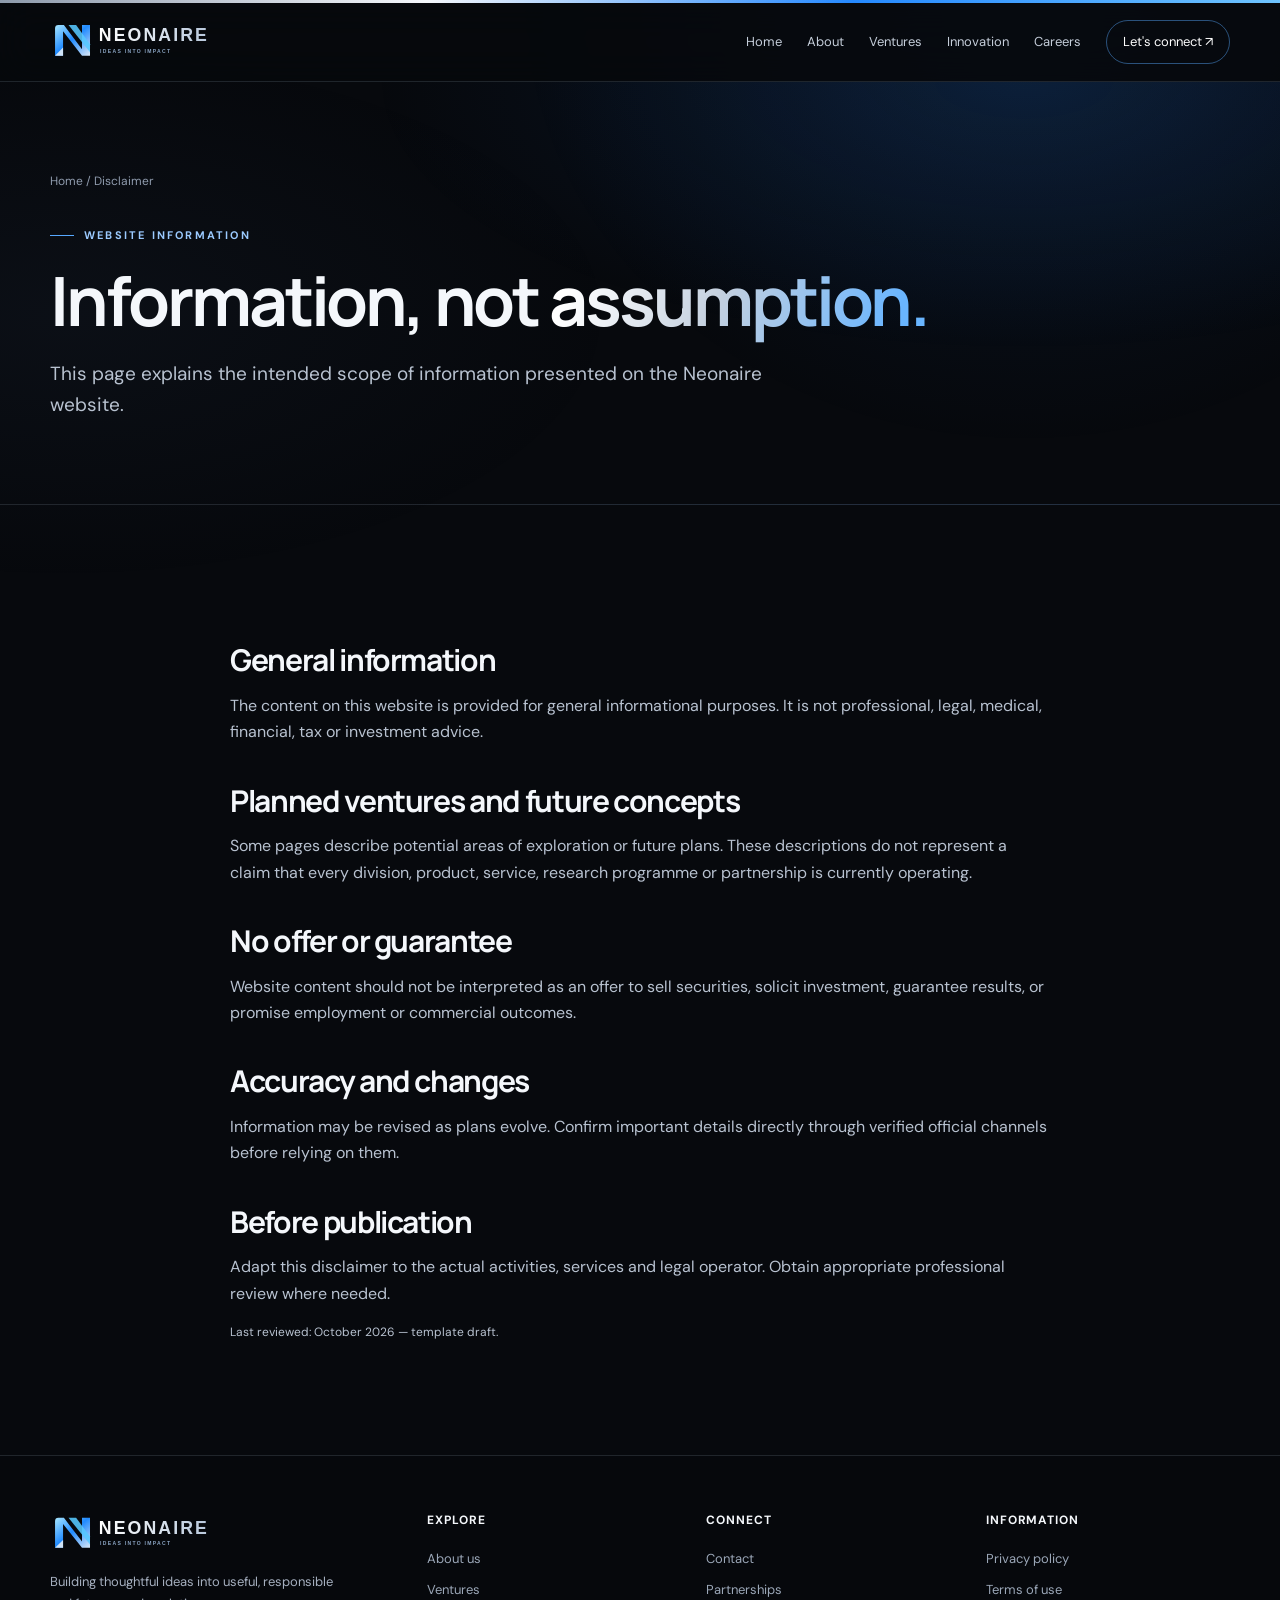
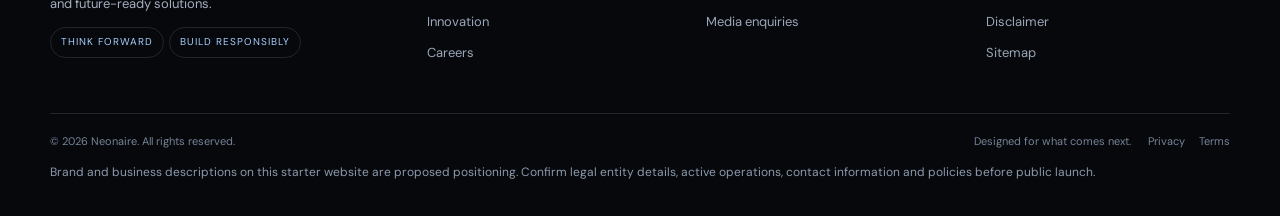
<file: disclaimer.html>
<!doctype html>
<html lang="en">
<head>
  <meta charset="utf-8">
  <meta name="viewport" content="width=device-width, initial-scale=1">
  <meta name="theme-color" content="#07090d">
  <meta name="description" content="Disclaimer for the Neonaire website explaining informational content and planned venture areas.">
  <meta property="og:title" content="Disclaimer | Neonaire">
  <meta property="og:description" content="Disclaimer for the Neonaire website explaining informational content and planned venture areas.">
  <meta property="og:type" content="website">
  <title>Disclaimer | Neonaire</title>
  <link rel="icon" href="favicon.svg" type="image/svg+xml">
  <link rel="stylesheet" href="assets/css/style.css">
</head>
<body>

<a class="skip-link" href="#main">Skip to content</a>
<div class="topline"></div>
<header class="site-header">
  <div class="container nav-wrap">
    <a class="brand" href="index.html" aria-label="Neonaire home">
      <img class="brand-logo" src="assets/images/neonaire-logo.svg" alt="Neonaire — Ideas into Impact">
    </a>
    <button class="menu-toggle" type="button" aria-label="Open navigation menu" aria-expanded="false">☰</button>
    <nav class="nav-links" aria-label="Main navigation">
      <a href="index.html" data-nav="index.html">Home</a>
      <a href="about.html" data-nav="about.html">About</a>
      <a href="ventures.html" data-nav="ventures.html">Ventures</a>
      <a href="innovation.html" data-nav="innovation.html">Innovation</a>
      <a href="careers.html" data-nav="careers.html">Careers</a>
      <a class="nav-cta" href="contact.html" data-nav="contact.html">Let's connect ↗</a>
    </nav>
  </div>
</header>

<main id="main">
<section class="page-hero"><div class="container"><div class="breadcrumbs"><a href="index.html">Home</a> / Disclaimer</div><span class="eyebrow">Website information</span><h1>Information, not <span class="gradient-text">assumption.</span></h1><p class="lead">This page explains the intended scope of information presented on the Neonaire website.</p></div></section>
<section class="section"><div class="container prose">
<h2>General information</h2><p>The content on this website is provided for general informational purposes. It is not professional, legal, medical, financial, tax or investment advice.</p>
<h2>Planned ventures and future concepts</h2><p>Some pages describe potential areas of exploration or future plans. These descriptions do not represent a claim that every division, product, service, research programme or partnership is currently operating.</p>
<h2>No offer or guarantee</h2><p>Website content should not be interpreted as an offer to sell securities, solicit investment, guarantee results, or promise employment or commercial outcomes.</p>
<h2>Accuracy and changes</h2><p>Information may be revised as plans evolve. Confirm important details directly through verified official channels before relying on them.</p>
<h2>Before publication</h2><p>Adapt this disclaimer to the actual activities, services and legal operator. Obtain appropriate professional review where needed.</p>
<p class="notice">Last reviewed: October 2026 — template draft.</p>
</div></section>

</main>

<footer class="site-footer">
  <div class="container">
    <div class="footer-grid">
      <div class="footer-brand">
        <a class="brand" href="index.html"><img class="brand-logo" src="assets/images/neonaire-logo.svg" alt="Neonaire — Ideas into Impact"></a>
        <p>Building thoughtful ideas into useful, responsible and future-ready solutions.</p>
        <span class="tag">Think forward</span><span class="tag">Build responsibly</span>
      </div>
      <div class="footer-col"><strong>Explore</strong><a href="about.html">About us</a><a href="ventures.html">Ventures</a><a href="innovation.html">Innovation</a><a href="careers.html">Careers</a></div>
      <div class="footer-col"><strong>Connect</strong><a href="contact.html">Contact</a><a href="contact.html#partnerships">Partnerships</a><a href="contact.html#media">Media enquiries</a></div>
      <div class="footer-col"><strong>Information</strong><a href="privacy.html">Privacy policy</a><a href="terms.html">Terms of use</a><a href="disclaimer.html">Disclaimer</a><a href="sitemap.xml">Sitemap</a></div>
    </div>
    <div class="footer-bottom"><span>© <span data-year></span> Neonaire. All rights reserved.</span><span>Designed for what comes next. <a href="privacy.html">Privacy</a><a href="terms.html">Terms</a></span></div>
    <p class="notice">Brand and business descriptions on this starter website are proposed positioning. Confirm legal entity details, active operations, contact information and policies before public launch.</p>
  </div>
</footer>
<script src="assets/js/main.js" defer></script>

</body>
</html>
</file>
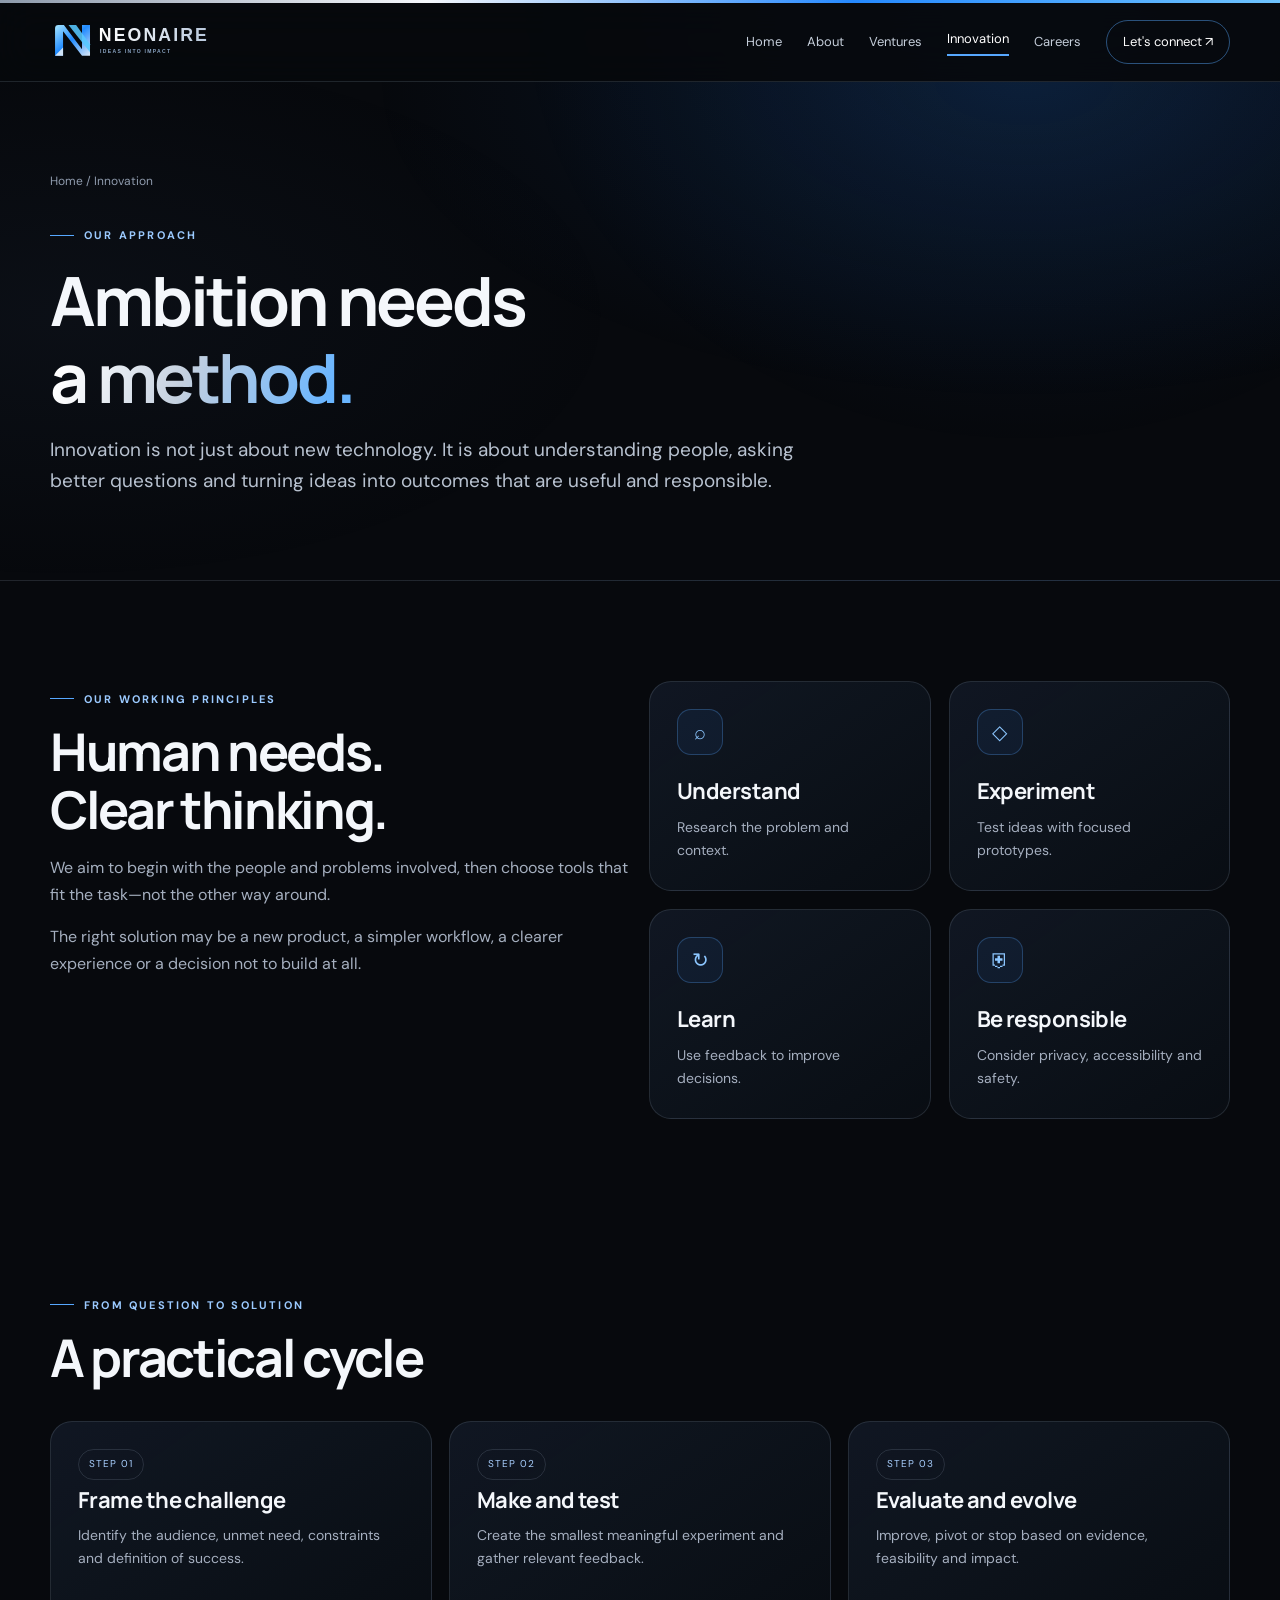
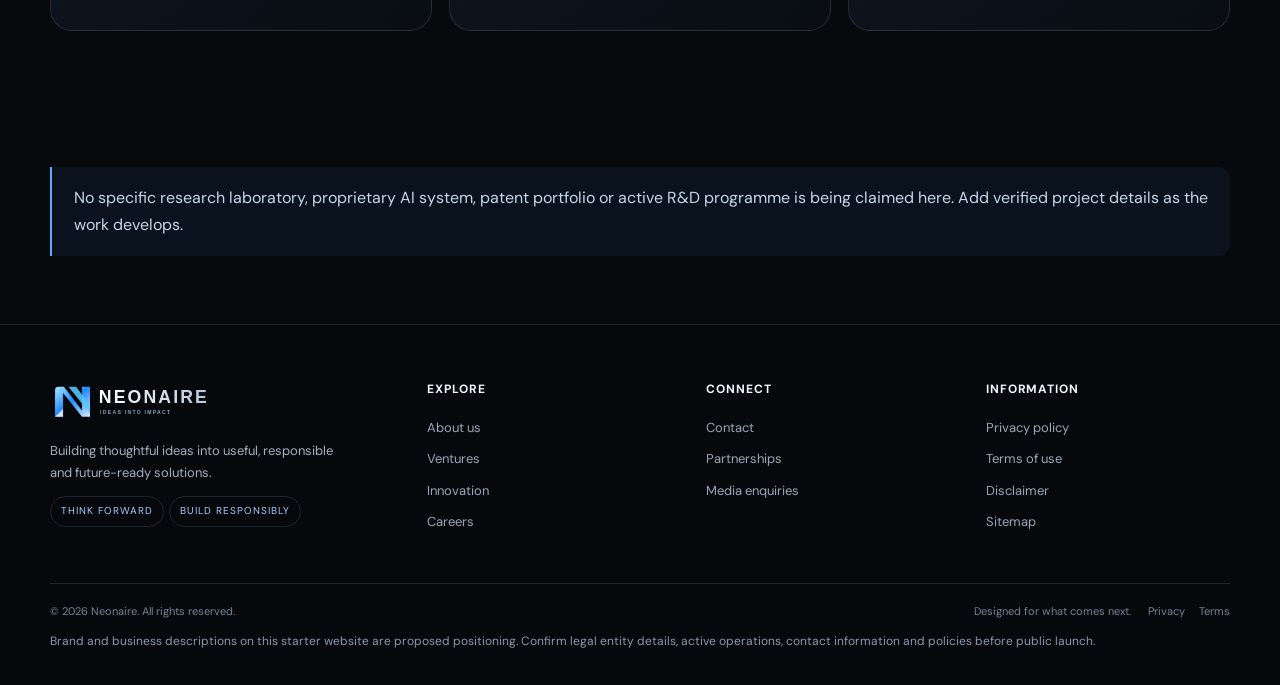
<file: innovation.html>
<!doctype html>
<html lang="en">
<head>
  <meta charset="utf-8">
  <meta name="viewport" content="width=device-width, initial-scale=1">
  <meta name="theme-color" content="#07090d">
  <meta name="description" content="Discover the principles Neonaire plans to use to explore ideas, test assumptions and build responsible digital solutions.">
  <meta property="og:title" content="Innovation & Approach | Neonaire">
  <meta property="og:description" content="Discover the principles Neonaire plans to use to explore ideas, test assumptions and build responsible digital solutions.">
  <meta property="og:type" content="website">
  <title>Innovation & Approach | Neonaire</title>
  <link rel="icon" href="favicon.svg" type="image/svg+xml">
  <link rel="stylesheet" href="assets/css/style.css">
</head>
<body>

<a class="skip-link" href="#main">Skip to content</a>
<div class="topline"></div>
<header class="site-header">
  <div class="container nav-wrap">
    <a class="brand" href="index.html" aria-label="Neonaire home">
      <img class="brand-logo" src="assets/images/neonaire-logo.svg" alt="Neonaire — Ideas into Impact">
    </a>
    <button class="menu-toggle" type="button" aria-label="Open navigation menu" aria-expanded="false">☰</button>
    <nav class="nav-links" aria-label="Main navigation">
      <a href="index.html" data-nav="index.html">Home</a>
      <a href="about.html" data-nav="about.html">About</a>
      <a href="ventures.html" data-nav="ventures.html">Ventures</a>
      <a href="innovation.html" data-nav="innovation.html" aria-current="page">Innovation</a>
      <a href="careers.html" data-nav="careers.html">Careers</a>
      <a class="nav-cta" href="contact.html" data-nav="contact.html">Let's connect ↗</a>
    </nav>
  </div>
</header>

<main id="main">

<section class="page-hero"><div class="container"><div class="breadcrumbs"><a href="index.html">Home</a> / Innovation</div><span class="eyebrow">Our approach</span><h1>Ambition needs<br><span class="gradient-text">a method.</span></h1><p class="lead">Innovation is not just about new technology. It is about understanding people, asking better questions and turning ideas into outcomes that are useful and responsible.</p></div></section>
<section class="section"><div class="container grid-2"><div class="reveal"><span class="eyebrow">Our working principles</span><h2 style="margin:15px 0">Human needs.<br>Clear thinking.</h2><p class="muted">We aim to begin with the people and problems involved, then choose tools that fit the task—not the other way around.</p><p class="muted">The right solution may be a new product, a simpler workflow, a clearer experience or a decision not to build at all.</p></div><div class="grid-2"><article class="card reveal"><div class="card-icon">⌕</div><h3>Understand</h3><p>Research the problem and context.</p></article><article class="card reveal"><div class="card-icon">◇</div><h3>Experiment</h3><p>Test ideas with focused prototypes.</p></article><article class="card reveal"><div class="card-icon">↻</div><h3>Learn</h3><p>Use feedback to improve decisions.</p></article><article class="card reveal"><div class="card-icon">⛨</div><h3>Be responsible</h3><p>Consider privacy, accessibility and safety.</p></article></div></div></section>
<section class="section-sm"><div class="container"><div class="section-head"><div><span class="eyebrow">From question to solution</span><h2 style="margin-top:15px">A practical cycle</h2></div></div><div class="grid-3"><article class="card reveal"><span class="tag">Step 01</span><h3>Frame the challenge</h3><p>Identify the audience, unmet need, constraints and definition of success.</p></article><article class="card reveal"><span class="tag">Step 02</span><h3>Make and test</h3><p>Create the smallest meaningful experiment and gather relevant feedback.</p></article><article class="card reveal"><span class="tag">Step 03</span><h3>Evaluate and evolve</h3><p>Improve, pivot or stop based on evidence, feasibility and impact.</p></article></div></div></section>
<section class="section-sm"><div class="container"><div class="callout">No specific research laboratory, proprietary AI system, patent portfolio or active R&D programme is being claimed here. Add verified project details as the work develops.</div></div></section>

</main>

<footer class="site-footer">
  <div class="container">
    <div class="footer-grid">
      <div class="footer-brand">
        <a class="brand" href="index.html"><img class="brand-logo" src="assets/images/neonaire-logo.svg" alt="Neonaire — Ideas into Impact"></a>
        <p>Building thoughtful ideas into useful, responsible and future-ready solutions.</p>
        <span class="tag">Think forward</span><span class="tag">Build responsibly</span>
      </div>
      <div class="footer-col"><strong>Explore</strong><a href="about.html">About us</a><a href="ventures.html">Ventures</a><a href="innovation.html">Innovation</a><a href="careers.html">Careers</a></div>
      <div class="footer-col"><strong>Connect</strong><a href="contact.html">Contact</a><a href="contact.html#partnerships">Partnerships</a><a href="contact.html#media">Media enquiries</a></div>
      <div class="footer-col"><strong>Information</strong><a href="privacy.html">Privacy policy</a><a href="terms.html">Terms of use</a><a href="disclaimer.html">Disclaimer</a><a href="sitemap.xml">Sitemap</a></div>
    </div>
    <div class="footer-bottom"><span>© <span data-year></span> Neonaire. All rights reserved.</span><span>Designed for what comes next. <a href="privacy.html">Privacy</a><a href="terms.html">Terms</a></span></div>
    <p class="notice">Brand and business descriptions on this starter website are proposed positioning. Confirm legal entity details, active operations, contact information and policies before public launch.</p>
  </div>
</footer>
<script src="assets/js/main.js" defer></script>

</body>
</html>
</file>
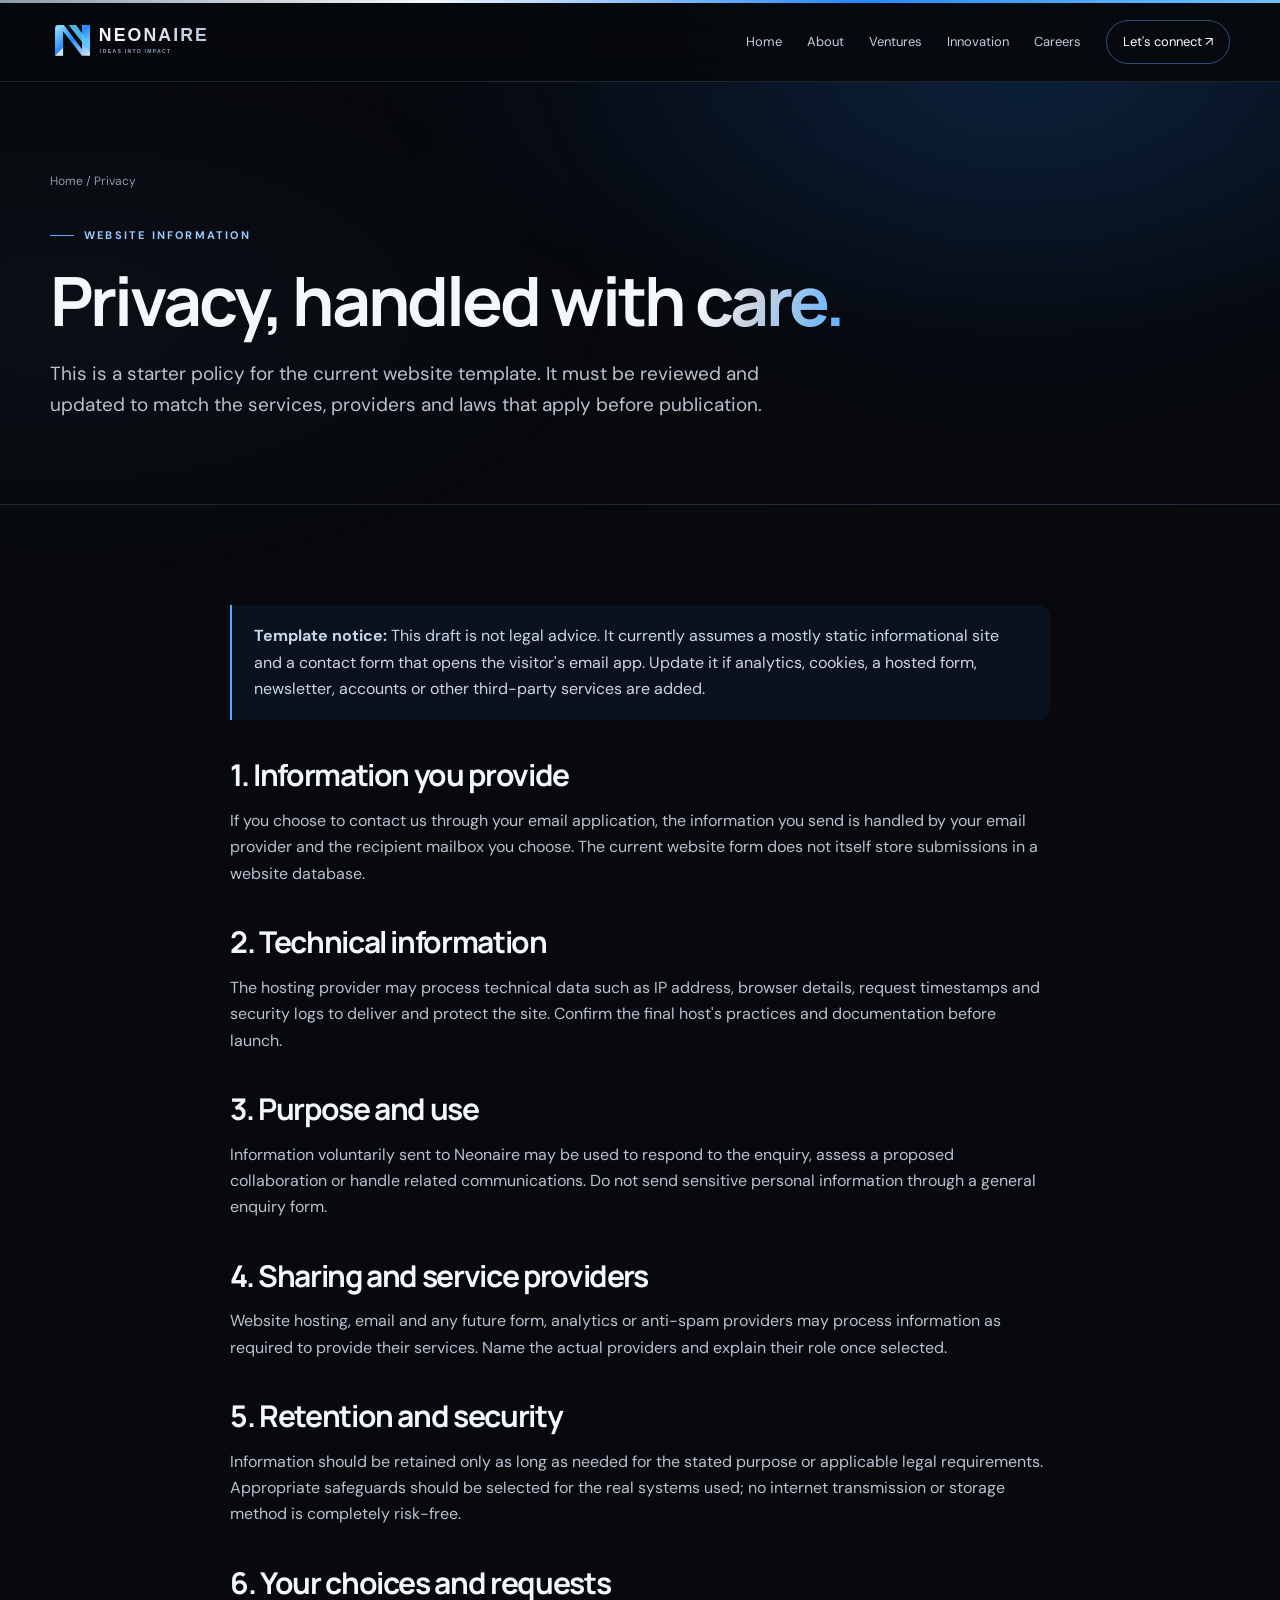
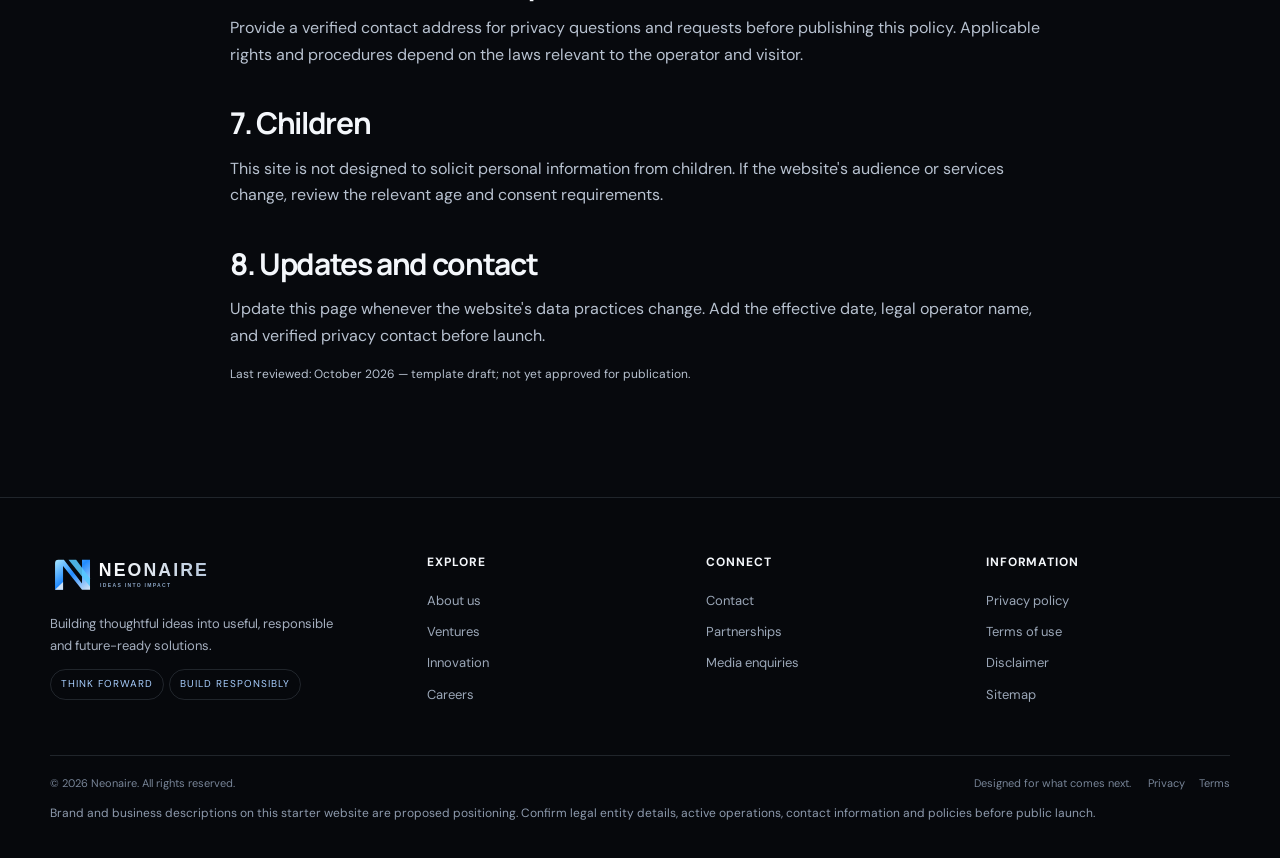
<file: privacy.html>
<!doctype html>
<html lang="en">
<head>
  <meta charset="utf-8">
  <meta name="viewport" content="width=device-width, initial-scale=1">
  <meta name="theme-color" content="#07090d">
  <meta name="description" content="Starter privacy policy describing the limited data handling on the Neonaire website template; review and adapt before launch.">
  <meta property="og:title" content="Privacy Policy | Neonaire">
  <meta property="og:description" content="Starter privacy policy describing the limited data handling on the Neonaire website template; review and adapt before launch.">
  <meta property="og:type" content="website">
  <title>Privacy Policy | Neonaire</title>
  <link rel="icon" href="favicon.svg" type="image/svg+xml">
  <link rel="stylesheet" href="assets/css/style.css">
</head>
<body>

<a class="skip-link" href="#main">Skip to content</a>
<div class="topline"></div>
<header class="site-header">
  <div class="container nav-wrap">
    <a class="brand" href="index.html" aria-label="Neonaire home">
      <img class="brand-logo" src="assets/images/neonaire-logo.svg" alt="Neonaire — Ideas into Impact">
    </a>
    <button class="menu-toggle" type="button" aria-label="Open navigation menu" aria-expanded="false">☰</button>
    <nav class="nav-links" aria-label="Main navigation">
      <a href="index.html" data-nav="index.html">Home</a>
      <a href="about.html" data-nav="about.html">About</a>
      <a href="ventures.html" data-nav="ventures.html">Ventures</a>
      <a href="innovation.html" data-nav="innovation.html">Innovation</a>
      <a href="careers.html" data-nav="careers.html">Careers</a>
      <a class="nav-cta" href="contact.html" data-nav="contact.html">Let's connect ↗</a>
    </nav>
  </div>
</header>

<main id="main">
<section class="page-hero"><div class="container"><div class="breadcrumbs"><a href="index.html">Home</a> / Privacy</div><span class="eyebrow">Website information</span><h1>Privacy, handled with <span class="gradient-text">care.</span></h1><p class="lead">This is a starter policy for the current website template. It must be reviewed and updated to match the services, providers and laws that apply before publication.</p></div></section>
<section class="section"><div class="container prose">
<div class="callout"><strong>Template notice:</strong> This draft is not legal advice. It currently assumes a mostly static informational site and a contact form that opens the visitor's email app. Update it if analytics, cookies, a hosted form, newsletter, accounts or other third-party services are added.</div>
<h2>1. Information you provide</h2><p>If you choose to contact us through your email application, the information you send is handled by your email provider and the recipient mailbox you choose. The current website form does not itself store submissions in a website database.</p>
<h2>2. Technical information</h2><p>The hosting provider may process technical data such as IP address, browser details, request timestamps and security logs to deliver and protect the site. Confirm the final host's practices and documentation before launch.</p>
<h2>3. Purpose and use</h2><p>Information voluntarily sent to Neonaire may be used to respond to the enquiry, assess a proposed collaboration or handle related communications. Do not send sensitive personal information through a general enquiry form.</p>
<h2>4. Sharing and service providers</h2><p>Website hosting, email and any future form, analytics or anti-spam providers may process information as required to provide their services. Name the actual providers and explain their role once selected.</p>
<h2>5. Retention and security</h2><p>Information should be retained only as long as needed for the stated purpose or applicable legal requirements. Appropriate safeguards should be selected for the real systems used; no internet transmission or storage method is completely risk-free.</p>
<h2>6. Your choices and requests</h2><p>Provide a verified contact address for privacy questions and requests before publishing this policy. Applicable rights and procedures depend on the laws relevant to the operator and visitor.</p>
<h2>7. Children</h2><p>This site is not designed to solicit personal information from children. If the website's audience or services change, review the relevant age and consent requirements.</p>
<h2>8. Updates and contact</h2><p>Update this page whenever the website's data practices change. Add the effective date, legal operator name, and verified privacy contact before launch.</p>
<p class="notice">Last reviewed: October 2026 — template draft; not yet approved for publication.</p>
</div></section>

</main>

<footer class="site-footer">
  <div class="container">
    <div class="footer-grid">
      <div class="footer-brand">
        <a class="brand" href="index.html"><img class="brand-logo" src="assets/images/neonaire-logo.svg" alt="Neonaire — Ideas into Impact"></a>
        <p>Building thoughtful ideas into useful, responsible and future-ready solutions.</p>
        <span class="tag">Think forward</span><span class="tag">Build responsibly</span>
      </div>
      <div class="footer-col"><strong>Explore</strong><a href="about.html">About us</a><a href="ventures.html">Ventures</a><a href="innovation.html">Innovation</a><a href="careers.html">Careers</a></div>
      <div class="footer-col"><strong>Connect</strong><a href="contact.html">Contact</a><a href="contact.html#partnerships">Partnerships</a><a href="contact.html#media">Media enquiries</a></div>
      <div class="footer-col"><strong>Information</strong><a href="privacy.html">Privacy policy</a><a href="terms.html">Terms of use</a><a href="disclaimer.html">Disclaimer</a><a href="sitemap.xml">Sitemap</a></div>
    </div>
    <div class="footer-bottom"><span>© <span data-year></span> Neonaire. All rights reserved.</span><span>Designed for what comes next. <a href="privacy.html">Privacy</a><a href="terms.html">Terms</a></span></div>
    <p class="notice">Brand and business descriptions on this starter website are proposed positioning. Confirm legal entity details, active operations, contact information and policies before public launch.</p>
  </div>
</footer>
<script src="assets/js/main.js" defer></script>

</body>
</html>
</file>
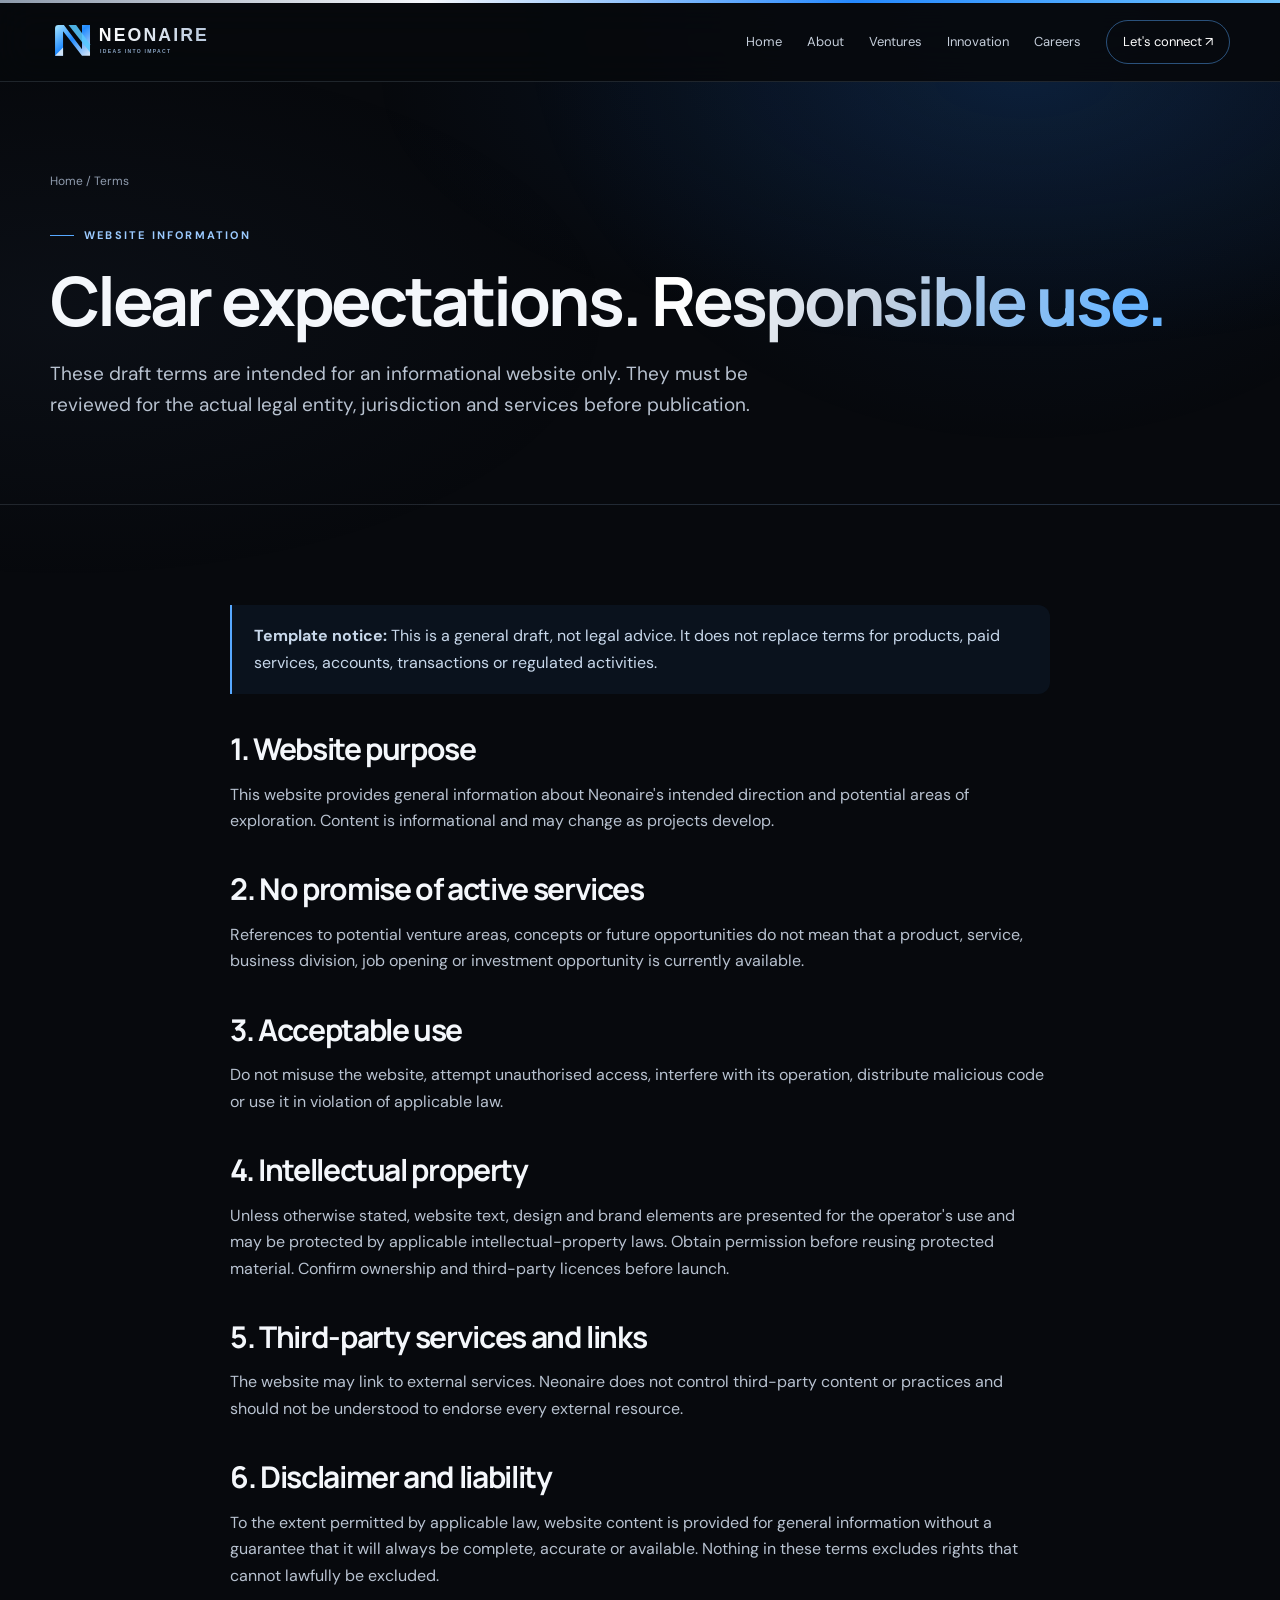
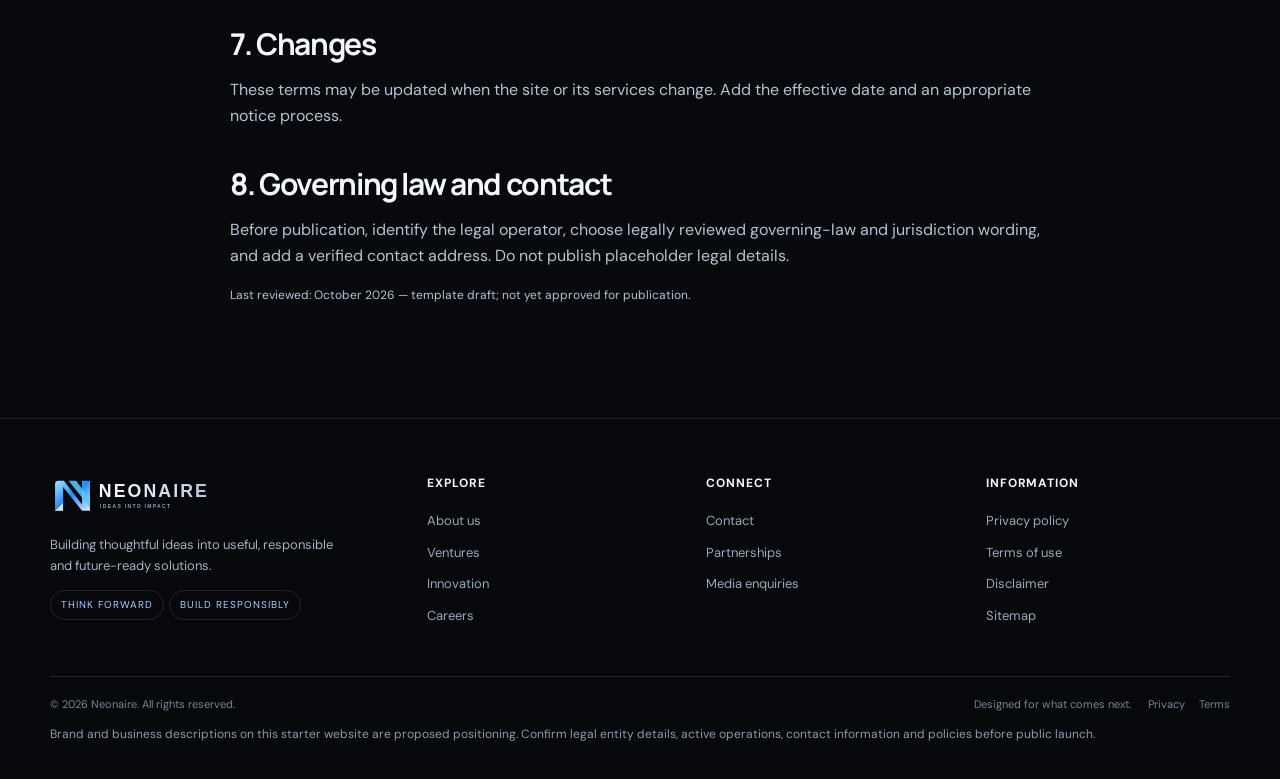
<file: terms.html>
<!doctype html>
<html lang="en">
<head>
  <meta charset="utf-8">
  <meta name="viewport" content="width=device-width, initial-scale=1">
  <meta name="theme-color" content="#07090d">
  <meta name="description" content="Starter terms of use for the Neonaire informational website. Review and adapt to the legal operator and actual services before launch.">
  <meta property="og:title" content="Terms of Use | Neonaire">
  <meta property="og:description" content="Starter terms of use for the Neonaire informational website. Review and adapt to the legal operator and actual services before launch.">
  <meta property="og:type" content="website">
  <title>Terms of Use | Neonaire</title>
  <link rel="icon" href="favicon.svg" type="image/svg+xml">
  <link rel="stylesheet" href="assets/css/style.css">
</head>
<body>

<a class="skip-link" href="#main">Skip to content</a>
<div class="topline"></div>
<header class="site-header">
  <div class="container nav-wrap">
    <a class="brand" href="index.html" aria-label="Neonaire home">
      <img class="brand-logo" src="assets/images/neonaire-logo.svg" alt="Neonaire — Ideas into Impact">
    </a>
    <button class="menu-toggle" type="button" aria-label="Open navigation menu" aria-expanded="false">☰</button>
    <nav class="nav-links" aria-label="Main navigation">
      <a href="index.html" data-nav="index.html">Home</a>
      <a href="about.html" data-nav="about.html">About</a>
      <a href="ventures.html" data-nav="ventures.html">Ventures</a>
      <a href="innovation.html" data-nav="innovation.html">Innovation</a>
      <a href="careers.html" data-nav="careers.html">Careers</a>
      <a class="nav-cta" href="contact.html" data-nav="contact.html">Let's connect ↗</a>
    </nav>
  </div>
</header>

<main id="main">
<section class="page-hero"><div class="container"><div class="breadcrumbs"><a href="index.html">Home</a> / Terms</div><span class="eyebrow">Website information</span><h1>Clear expectations. <span class="gradient-text">Responsible use.</span></h1><p class="lead">These draft terms are intended for an informational website only. They must be reviewed for the actual legal entity, jurisdiction and services before publication.</p></div></section>
<section class="section"><div class="container prose">
<div class="callout"><strong>Template notice:</strong> This is a general draft, not legal advice. It does not replace terms for products, paid services, accounts, transactions or regulated activities.</div>
<h2>1. Website purpose</h2><p>This website provides general information about Neonaire's intended direction and potential areas of exploration. Content is informational and may change as projects develop.</p>
<h2>2. No promise of active services</h2><p>References to potential venture areas, concepts or future opportunities do not mean that a product, service, business division, job opening or investment opportunity is currently available.</p>
<h2>3. Acceptable use</h2><p>Do not misuse the website, attempt unauthorised access, interfere with its operation, distribute malicious code or use it in violation of applicable law.</p>
<h2>4. Intellectual property</h2><p>Unless otherwise stated, website text, design and brand elements are presented for the operator's use and may be protected by applicable intellectual-property laws. Obtain permission before reusing protected material. Confirm ownership and third-party licences before launch.</p>
<h2>5. Third-party services and links</h2><p>The website may link to external services. Neonaire does not control third-party content or practices and should not be understood to endorse every external resource.</p>
<h2>6. Disclaimer and liability</h2><p>To the extent permitted by applicable law, website content is provided for general information without a guarantee that it will always be complete, accurate or available. Nothing in these terms excludes rights that cannot lawfully be excluded.</p>
<h2>7. Changes</h2><p>These terms may be updated when the site or its services change. Add the effective date and an appropriate notice process.</p>
<h2>8. Governing law and contact</h2><p>Before publication, identify the legal operator, choose legally reviewed governing-law and jurisdiction wording, and add a verified contact address. Do not publish placeholder legal details.</p>
<p class="notice">Last reviewed: October 2026 — template draft; not yet approved for publication.</p>
</div></section>

</main>

<footer class="site-footer">
  <div class="container">
    <div class="footer-grid">
      <div class="footer-brand">
        <a class="brand" href="index.html"><img class="brand-logo" src="assets/images/neonaire-logo.svg" alt="Neonaire — Ideas into Impact"></a>
        <p>Building thoughtful ideas into useful, responsible and future-ready solutions.</p>
        <span class="tag">Think forward</span><span class="tag">Build responsibly</span>
      </div>
      <div class="footer-col"><strong>Explore</strong><a href="about.html">About us</a><a href="ventures.html">Ventures</a><a href="innovation.html">Innovation</a><a href="careers.html">Careers</a></div>
      <div class="footer-col"><strong>Connect</strong><a href="contact.html">Contact</a><a href="contact.html#partnerships">Partnerships</a><a href="contact.html#media">Media enquiries</a></div>
      <div class="footer-col"><strong>Information</strong><a href="privacy.html">Privacy policy</a><a href="terms.html">Terms of use</a><a href="disclaimer.html">Disclaimer</a><a href="sitemap.xml">Sitemap</a></div>
    </div>
    <div class="footer-bottom"><span>© <span data-year></span> Neonaire. All rights reserved.</span><span>Designed for what comes next. <a href="privacy.html">Privacy</a><a href="terms.html">Terms</a></span></div>
    <p class="notice">Brand and business descriptions on this starter website are proposed positioning. Confirm legal entity details, active operations, contact information and policies before public launch.</p>
  </div>
</footer>
<script src="assets/js/main.js" defer></script>

</body>
</html>
</file>
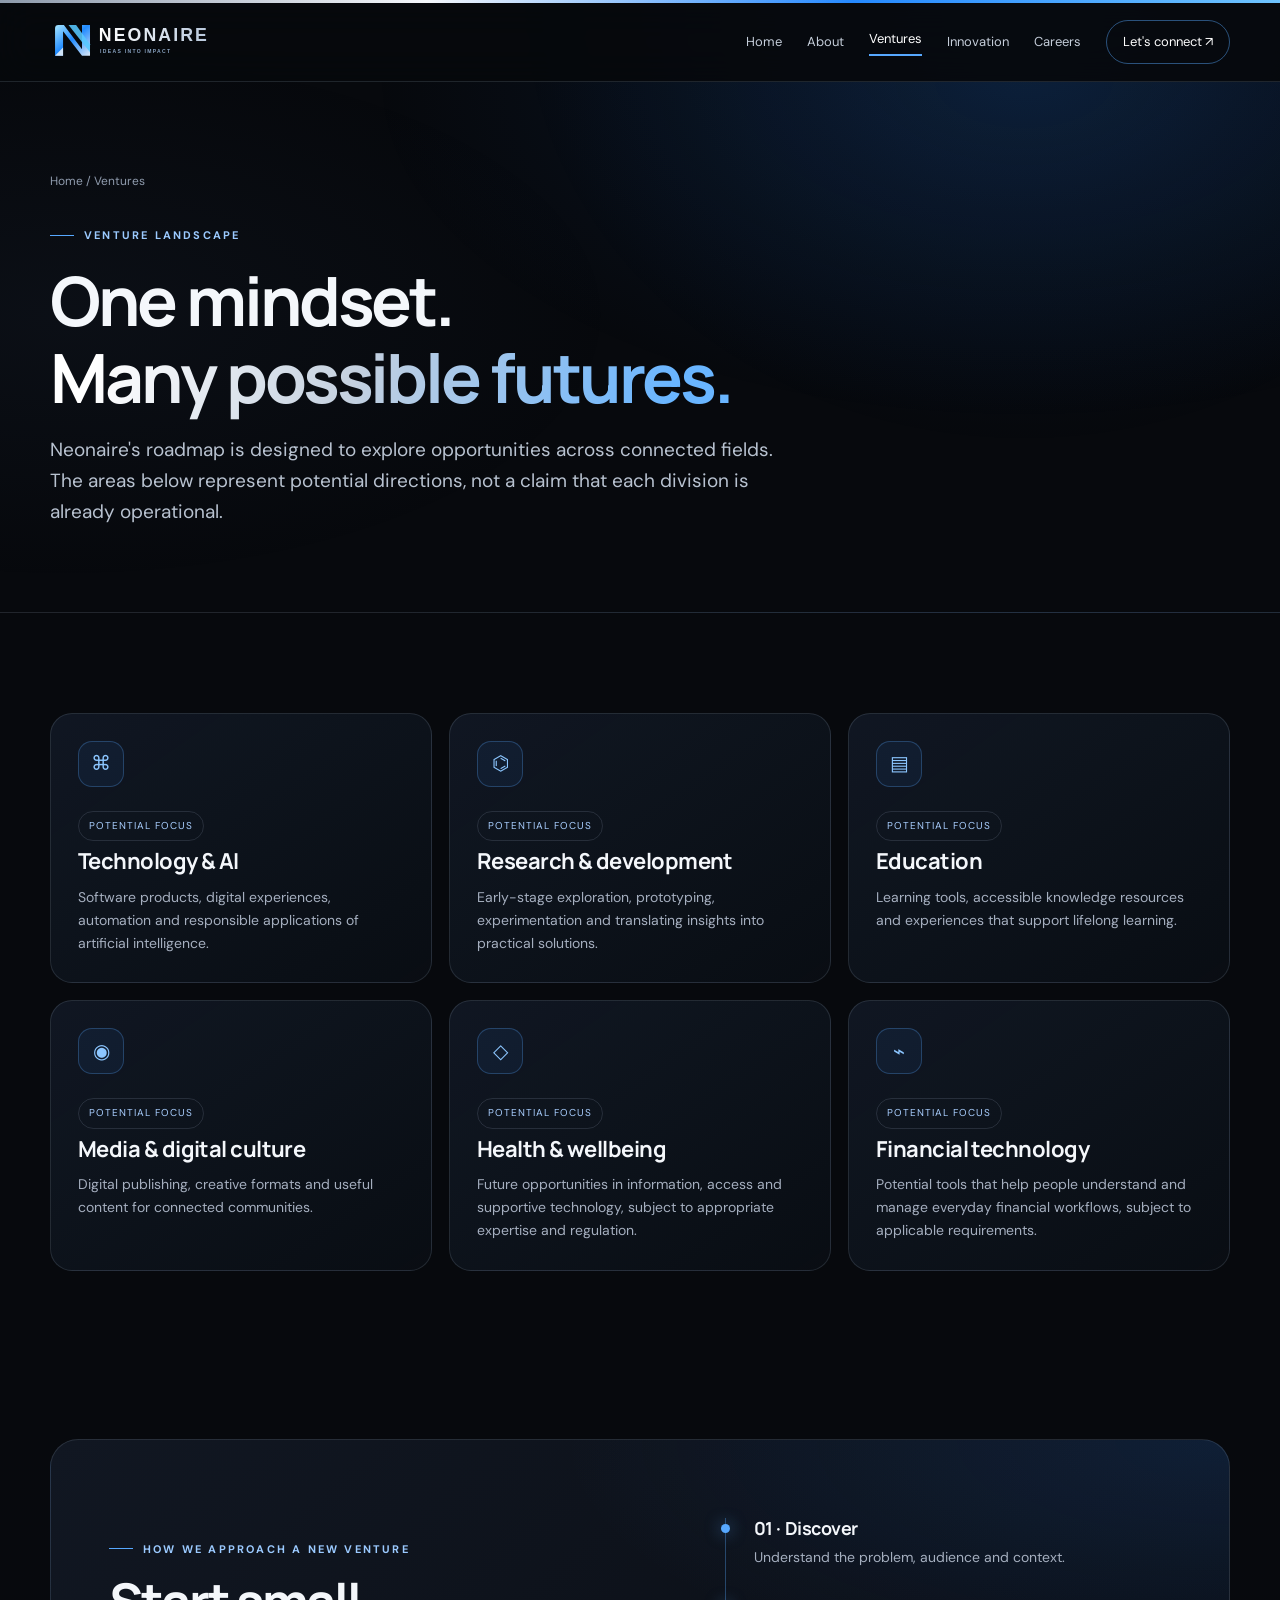
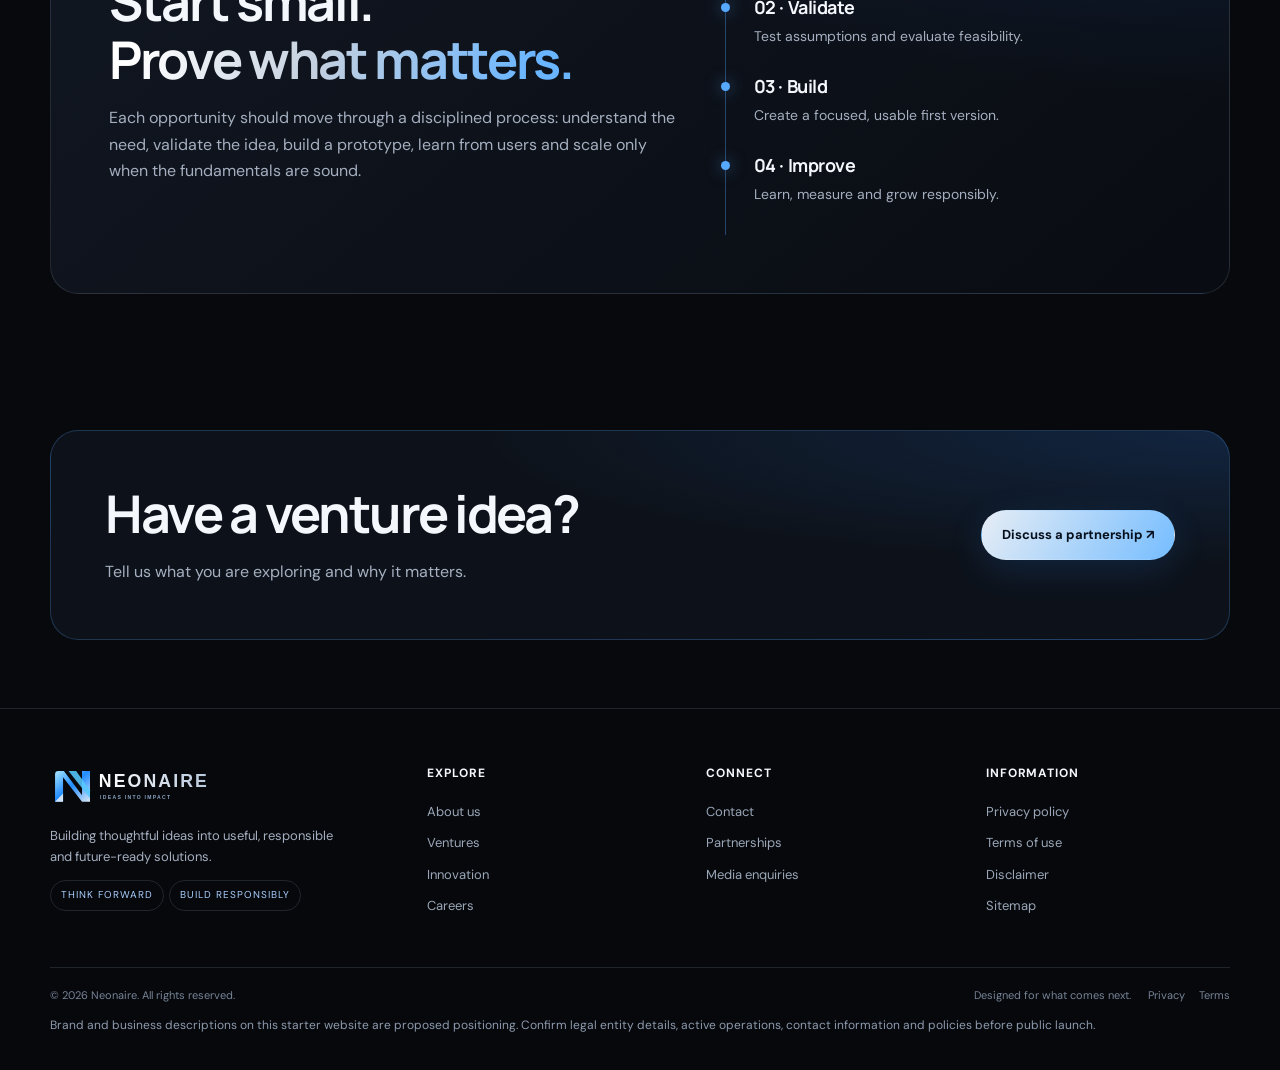
<file: ventures.html>
<!doctype html>
<html lang="en">
<head>
  <meta charset="utf-8">
  <meta name="viewport" content="width=device-width, initial-scale=1">
  <meta name="theme-color" content="#07090d">
  <meta name="description" content="Explore Neonaire's potential venture areas, from technology and AI to research, education, media and wellbeing.">
  <meta property="og:title" content="Ventures & Areas of Exploration | Neonaire">
  <meta property="og:description" content="Explore Neonaire's potential venture areas, from technology and AI to research, education, media and wellbeing.">
  <meta property="og:type" content="website">
  <title>Ventures & Areas of Exploration | Neonaire</title>
  <link rel="icon" href="favicon.svg" type="image/svg+xml">
  <link rel="stylesheet" href="assets/css/style.css">
</head>
<body>

<a class="skip-link" href="#main">Skip to content</a>
<div class="topline"></div>
<header class="site-header">
  <div class="container nav-wrap">
    <a class="brand" href="index.html" aria-label="Neonaire home">
      <img class="brand-logo" src="assets/images/neonaire-logo.svg" alt="Neonaire — Ideas into Impact">
    </a>
    <button class="menu-toggle" type="button" aria-label="Open navigation menu" aria-expanded="false">☰</button>
    <nav class="nav-links" aria-label="Main navigation">
      <a href="index.html" data-nav="index.html">Home</a>
      <a href="about.html" data-nav="about.html">About</a>
      <a href="ventures.html" data-nav="ventures.html" aria-current="page">Ventures</a>
      <a href="innovation.html" data-nav="innovation.html">Innovation</a>
      <a href="careers.html" data-nav="careers.html">Careers</a>
      <a class="nav-cta" href="contact.html" data-nav="contact.html">Let's connect ↗</a>
    </nav>
  </div>
</header>

<main id="main">

<section class="page-hero"><div class="container"><div class="breadcrumbs"><a href="index.html">Home</a> / Ventures</div><span class="eyebrow">Venture landscape</span><h1>One mindset.<br><span class="gradient-text">Many possible futures.</span></h1><p class="lead">Neonaire's roadmap is designed to explore opportunities across connected fields. The areas below represent potential directions, not a claim that each division is already operational.</p></div></section>
<section class="section"><div class="container"><div class="grid-3">
<article id="technology" class="card reveal"><div class="card-icon">⌘</div><span class="tag">Potential focus</span><h3>Technology & AI</h3><p>Software products, digital experiences, automation and responsible applications of artificial intelligence.</p></article>
<article id="research" class="card reveal"><div class="card-icon">⌬</div><span class="tag">Potential focus</span><h3>Research & development</h3><p>Early-stage exploration, prototyping, experimentation and translating insights into practical solutions.</p></article>
<article id="education" class="card reveal"><div class="card-icon">▤</div><span class="tag">Potential focus</span><h3>Education</h3><p>Learning tools, accessible knowledge resources and experiences that support lifelong learning.</p></article>
<article id="media" class="card reveal"><div class="card-icon">◉</div><span class="tag">Potential focus</span><h3>Media & digital culture</h3><p>Digital publishing, creative formats and useful content for connected communities.</p></article>
<article id="wellbeing" class="card reveal"><div class="card-icon">◇</div><span class="tag">Potential focus</span><h3>Health & wellbeing</h3><p>Future opportunities in information, access and supportive technology, subject to appropriate expertise and regulation.</p></article>
<article id="finance" class="card reveal"><div class="card-icon">⌁</div><span class="tag">Potential focus</span><h3>Financial technology</h3><p>Potential tools that help people understand and manage everyday financial workflows, subject to applicable requirements.</p></article>
</div></div></section>
<section class="section-sm"><div class="container"><div class="feature-band"><div><span class="eyebrow">How we approach a new venture</span><h2 style="margin:15px 0">Start small.<br><span class="gradient-text">Prove what matters.</span></h2><p>Each opportunity should move through a disciplined process: understand the need, validate the idea, build a prototype, learn from users and scale only when the fundamentals are sound.</p></div><div class="timeline"><div class="timeline-item"><h3>01 · Discover</h3><p>Understand the problem, audience and context.</p></div><div class="timeline-item"><h3>02 · Validate</h3><p>Test assumptions and evaluate feasibility.</p></div><div class="timeline-item"><h3>03 · Build</h3><p>Create a focused, usable first version.</p></div><div class="timeline-item"><h3>04 · Improve</h3><p>Learn, measure and grow responsibly.</p></div></div></div></div></section>
<section class="section-sm"><div class="container"><div class="cta-panel"><div><h2>Have a venture idea?</h2><p>Tell us what you are exploring and why it matters.</p></div><a class="btn btn-primary" href="contact.html#partnerships">Discuss a partnership ↗</a></div></div></section>

</main>

<footer class="site-footer">
  <div class="container">
    <div class="footer-grid">
      <div class="footer-brand">
        <a class="brand" href="index.html"><img class="brand-logo" src="assets/images/neonaire-logo.svg" alt="Neonaire — Ideas into Impact"></a>
        <p>Building thoughtful ideas into useful, responsible and future-ready solutions.</p>
        <span class="tag">Think forward</span><span class="tag">Build responsibly</span>
      </div>
      <div class="footer-col"><strong>Explore</strong><a href="about.html">About us</a><a href="ventures.html">Ventures</a><a href="innovation.html">Innovation</a><a href="careers.html">Careers</a></div>
      <div class="footer-col"><strong>Connect</strong><a href="contact.html">Contact</a><a href="contact.html#partnerships">Partnerships</a><a href="contact.html#media">Media enquiries</a></div>
      <div class="footer-col"><strong>Information</strong><a href="privacy.html">Privacy policy</a><a href="terms.html">Terms of use</a><a href="disclaimer.html">Disclaimer</a><a href="sitemap.xml">Sitemap</a></div>
    </div>
    <div class="footer-bottom"><span>© <span data-year></span> Neonaire. All rights reserved.</span><span>Designed for what comes next. <a href="privacy.html">Privacy</a><a href="terms.html">Terms</a></span></div>
    <p class="notice">Brand and business descriptions on this starter website are proposed positioning. Confirm legal entity details, active operations, contact information and policies before public launch.</p>
  </div>
</footer>
<script src="assets/js/main.js" defer></script>

</body>
</html>
</file>
<file: assets/css/style.css>
@import url('https://fonts.googleapis.com/css2?family=DM+Sans:wght@400;500;600;700&family=Manrope:wght@400;500;600;700;800&display=swap');
:root{--bg:#07090d;--surface:#0e1219;--surface2:#121925;--text:#f4f7fb;--muted:#a5afbf;--line:rgba(193,209,230,.14);--blue:#57a8ff;--blue2:#1677ee;--silver:#d7e0eb;--max:1180px;--radius:22px;--shadow:0 24px 80px rgba(0,0,0,.32)}
*{box-sizing:border-box}html{scroll-behavior:smooth;scroll-padding-top:90px}body{margin:0;background:var(--bg);color:var(--text);font-family:"DM Sans",sans-serif;line-height:1.65;-webkit-font-smoothing:antialiased}body:before{content:"";position:fixed;inset:0;pointer-events:none;z-index:-1;background:radial-gradient(ellipse at 80% 0%,rgba(32,113,219,.12),transparent 35%),radial-gradient(ellipse at 5% 35%,rgba(67,91,129,.08),transparent 32%)}a{color:inherit;text-decoration:none}img,svg{max-width:100%}button,input,textarea,select{font:inherit}button,a,input,textarea,select{-webkit-tap-highlight-color:transparent}a:focus-visible,button:focus-visible,input:focus-visible,textarea:focus-visible,select:focus-visible{outline:2px solid var(--blue);outline-offset:4px}.container{width:min(var(--max),calc(100% - 44px));margin-inline:auto}.skip-link{position:absolute;left:-9999px;top:0;background:var(--blue);color:#06101d;padding:10px}.skip-link:focus{left:10px;z-index:999}.topline{height:3px;background:linear-gradient(90deg,#8d9aab,#f4f7fb,#2589ff,#6fc4ff)}.site-header{position:sticky;top:0;z-index:100;background:rgba(7,9,13,.84);backdrop-filter:blur(18px);border-bottom:1px solid var(--line)}.nav-wrap{height:78px;display:flex;align-items:center;justify-content:space-between;gap:28px}.brand{display:inline-flex;align-items:center;gap:12px;font-family:Manrope,sans-serif;font-weight:800;letter-spacing:.18em;font-size:18px}.brand-mark{width:37px;height:37px;border:1px solid rgba(113,180,255,.65);border-radius:12px;display:grid;place-items:center;color:var(--blue);font-weight:800;letter-spacing:-.08em;box-shadow:inset 0 0 22px rgba(50,135,255,.12),0 0 22px rgba(40,120,255,.1)}.brand small{display:block;font-family:"DM Sans",sans-serif;font-size:8px;letter-spacing:.25em;color:var(--muted);font-weight:600;margin-top:-4px}.nav-links{display:flex;align-items:center;gap:25px;color:#c5ceda;font-size:13px}.nav-links a:hover,.nav-links a[aria-current=page]{color:#fff}.nav-links a[aria-current=page]:after{content:"";display:block;height:2px;background:var(--blue);margin-top:5px}.nav-cta{border:1px solid rgba(87,168,255,.45);border-radius:999px;padding:10px 16px;color:#fff!important}.menu-toggle{display:none;border:1px solid var(--line);border-radius:12px;background:var(--surface);color:white;width:44px;height:44px;font-size:22px}.eyebrow{display:inline-flex;align-items:center;gap:10px;color:#9bcaff;font-size:11px;letter-spacing:.2em;text-transform:uppercase;font-weight:700}.eyebrow:before{content:"";width:24px;height:1px;background:var(--blue)}h1,h2,h3,h4{font-family:Manrope,sans-serif;line-height:1.12;letter-spacing:-.045em;margin:0}h1{font-size:clamp(42px,7.3vw,86px);font-weight:700}h2{font-size:clamp(30px,4.5vw,52px)}h3{font-size:22px;letter-spacing:-.025em}.gradient-text{background:linear-gradient(110deg,#fff 8%,#c4d0df 45%,#69b5ff 90%);-webkit-background-clip:text;background-clip:text;color:transparent}.lead{font-size:clamp(16px,1.7vw,19px);color:#b8c2d0;max-width:650px}.muted{color:var(--muted)}.section{padding:100px 0}.section-sm{padding:68px 0}.section-head{display:flex;justify-content:space-between;align-items:end;gap:28px;margin-bottom:34px}.section-head p{max-width:480px;color:var(--muted);margin:0}.hero{padding:95px 0 86px;min-height:610px;display:flex;align-items:center;position:relative;overflow:hidden}.hero-grid{display:grid;grid-template-columns:1.15fr .85fr;align-items:center;gap:50px}.hero h1{max-width:780px;margin:20px 0 24px}.hero .lead{margin-bottom:30px}.hero-actions{display:flex;flex-wrap:wrap;gap:12px}.btn{display:inline-flex;align-items:center;justify-content:center;gap:10px;border:1px solid transparent;border-radius:999px;padding:13px 20px;font-weight:700;font-size:13px;cursor:pointer;transition:transform .2s,border-color .2s,background .2s}.btn:hover{transform:translateY(-2px)}.btn-primary{color:#06101d;background:linear-gradient(120deg,#e6edf5,#76bdff);box-shadow:0 10px 35px rgba(45,139,255,.16)}.btn-secondary{border-color:var(--line);background:rgba(255,255,255,.025);color:#eef4fb}.btn-secondary:hover{border-color:rgba(87,168,255,.6)}.hero-art{min-height:410px;position:relative;display:grid;place-items:center}.orb{width:min(360px,75vw);aspect-ratio:1;border-radius:50%;position:relative;background:radial-gradient(circle at 35% 28%,rgba(211,234,255,.24),transparent 19%),radial-gradient(circle at 50% 50%,rgba(33,125,255,.17),rgba(5,10,20,.12) 46%,transparent 70%);border:1px solid rgba(119,184,255,.28);box-shadow:inset 0 0 70px rgba(37,124,255,.12),0 0 100px rgba(35,115,240,.1)}.orb:before,.orb:after{content:"";position:absolute;inset:10%;border:1px solid rgba(165,207,255,.24);border-radius:50%;transform:rotateX(66deg) rotateZ(-24deg)}.orb:after{inset:20%;transform:rotateX(66deg) rotateZ(48deg);border-color:rgba(87,168,255,.34)}.orb-core{position:absolute;inset:29%;border-radius:30%;transform:rotate(45deg);border:1px solid rgba(218,237,255,.6);background:linear-gradient(145deg,rgba(255,255,255,.13),rgba(20,94,190,.08));box-shadow:0 0 45px rgba(62,154,255,.22);display:grid;place-items:center}.orb-core span{transform:rotate(-45deg);font-family:Manrope,sans-serif;font-size:75px;font-weight:800;color:#dbeeff;text-shadow:0 0 40px rgba(72,161,255,.65)}.orbit-label{position:absolute;padding:10px 14px;border:1px solid var(--line);border-radius:14px;background:rgba(9,15,25,.82);backdrop-filter:blur(10px);font-size:11px;letter-spacing:.1em;color:#d7e4f5}.orbit-label.one{top:16%;left:-2%}.orbit-label.two{right:-4%;top:39%}.orbit-label.three{bottom:13%;left:4%}.trust-strip{border-top:1px solid var(--line);border-bottom:1px solid var(--line);background:rgba(255,255,255,.015)}.trust-inner{display:flex;justify-content:space-between;gap:20px;flex-wrap:wrap;padding:23px 0;color:#9ba8ba;font-size:11px;letter-spacing:.13em;text-transform:uppercase}.trust-inner span{display:flex;align-items:center;gap:9px}.dot{width:5px;height:5px;border-radius:50%;background:var(--blue);box-shadow:0 0 12px var(--blue)}.grid-3{display:grid;grid-template-columns:repeat(3,1fr);gap:17px}.grid-2{display:grid;grid-template-columns:repeat(2,1fr);gap:18px}.card{background:linear-gradient(145deg,rgba(18,25,37,.9),rgba(10,14,21,.86));border:1px solid var(--line);border-radius:var(--radius);padding:27px;min-height:210px;position:relative;overflow:hidden;transition:transform .25s,border-color .25s}.card:hover{transform:translateY(-4px);border-color:rgba(87,168,255,.42)}.card-icon{width:46px;height:46px;border:1px solid rgba(87,168,255,.28);border-radius:14px;display:grid;place-items:center;color:#8cc6ff;background:rgba(52,130,231,.08);margin-bottom:24px;font-size:20px}.card h3{margin-bottom:12px}.card p{margin:0;color:var(--muted);font-size:14px}.card .text-link{display:inline-block;margin-top:22px;color:#9ccfff;font-weight:700;font-size:12px}.card .text-link span{padding-left:5px}.feature-band{border:1px solid var(--line);border-radius:28px;padding:clamp(28px,5vw,58px);background:radial-gradient(ellipse at 100% 0%,rgba(37,119,228,.15),transparent 40%),linear-gradient(140deg,#111722,#090c12);display:grid;grid-template-columns:1fr .8fr;gap:40px;align-items:center}.feature-band p{color:var(--muted)}.stat-row{display:grid;grid-template-columns:repeat(3,1fr);gap:12px}.stat{padding:20px 14px;border:1px solid var(--line);border-radius:16px;background:rgba(255,255,255,.025)}.stat strong{display:block;font:700 27px Manrope,sans-serif;color:#e4f1ff}.stat span{font-size:11px;color:var(--muted)}.quote{font-size:clamp(23px,3.5vw,38px);font-family:Manrope,sans-serif;line-height:1.35;letter-spacing:-.035em}.page-hero{padding:90px 0 65px;border-bottom:1px solid var(--line);background:radial-gradient(ellipse at 80% 0%,rgba(33,113,219,.13),transparent 45%)}.page-hero h1{font-size:clamp(40px,6vw,68px);margin:18px 0}.page-hero .lead{max-width:760px}.breadcrumbs{color:#8f9bad;font-size:12px;margin-bottom:26px}.breadcrumbs a:hover{color:var(--blue)}.prose{max-width:820px}.prose h2{font-size:30px;margin:38px 0 14px}.prose h3{margin:26px 0 10px}.prose p,.prose li{color:#b8c2d0}.prose ul{padding-left:22px}.callout{border-left:2px solid var(--blue);padding:18px 22px;background:rgba(67,143,239,.07);color:#c8d8eb;border-radius:0 12px 12px 0}.form-shell{display:grid;grid-template-columns:.8fr 1.2fr;gap:35px;align-items:start}.contact-info{padding:30px;border:1px solid var(--line);border-radius:var(--radius);background:var(--surface)}.contact-info h3{margin-bottom:12px}.contact-info p{color:var(--muted);font-size:14px}.contact-item{padding:17px 0;border-top:1px solid var(--line)}.contact-item strong{display:block;font-size:12px;color:#9ccfff;text-transform:uppercase;letter-spacing:.1em}.form-card{padding:30px;border:1px solid var(--line);border-radius:var(--radius);background:linear-gradient(145deg,#111823,#0b0f16)}.form-grid{display:grid;grid-template-columns:1fr 1fr;gap:17px}.field{display:flex;flex-direction:column;gap:7px}.field.full{grid-column:1/-1}.field label{font-size:12px;font-weight:700;color:#d4dce7}.field input,.field textarea,.field select{width:100%;border:1px solid rgba(193,209,230,.19);background:#090d14;color:#f5f8fc;border-radius:12px;padding:13px 14px;min-height:48px}.field textarea{min-height:140px;resize:vertical}.field input::placeholder,.field textarea::placeholder{color:#68778b}.form-note{font-size:12px;color:#8f9bad}.form-status{padding:12px 14px;border-radius:12px;background:rgba(67,143,239,.1);border:1px solid rgba(87,168,255,.3);font-size:13px;margin-top:15px}.faq-list{max-width:850px}.faq-item{border-bottom:1px solid var(--line)}.faq-question{width:100%;display:flex;justify-content:space-between;gap:20px;text-align:left;padding:22px 0;background:transparent;border:0;color:var(--text);font-weight:700;cursor:pointer}.faq-question span:last-child{color:var(--blue);font-size:20px}.faq-answer{display:none;padding:0 35px 20px 0;color:var(--muted);font-size:14px}.faq-item.open .faq-answer{display:block}.faq-item.open .faq-question span:last-child{transform:rotate(45deg)}.cta-panel{padding:clamp(28px,5vw,54px);border-radius:28px;border:1px solid rgba(87,168,255,.24);background:radial-gradient(ellipse at 100% 0%,rgba(39,122,235,.18),transparent 45%),#0d121a;display:flex;justify-content:space-between;align-items:center;gap:30px}.cta-panel p{color:var(--muted);max-width:560px;margin-bottom:0}.site-footer{border-top:1px solid var(--line);background:#06080c;padding:55px 0 22px}.footer-grid{display:grid;grid-template-columns:1.4fr repeat(3,1fr);gap:35px;padding-bottom:40px}.footer-brand p{color:var(--muted);font-size:13px;max-width:290px}.footer-col strong{font-size:12px;letter-spacing:.08em;text-transform:uppercase;display:block;margin-bottom:17px}.footer-col a{display:block;color:#9ba7b8;font-size:13px;margin:10px 0}.footer-col a:hover{color:#fff}.footer-bottom{border-top:1px solid var(--line);padding-top:18px;display:flex;justify-content:space-between;gap:15px;flex-wrap:wrap;color:#778497;font-size:11px}.footer-bottom a{margin-left:14px}.notice{font-size:12px;color:#8d9aad}.tag{display:inline-block;border:1px solid var(--line);border-radius:999px;padding:6px 10px;font-size:10px;letter-spacing:.1em;text-transform:uppercase;color:#a9cfff;margin:0 5px 8px 0}.timeline{border-left:1px solid rgba(87,168,255,.35);margin:20px 0 0 8px;padding-left:28px}.timeline-item{position:relative;padding:0 0 28px}.timeline-item:before{content:"";position:absolute;width:9px;height:9px;border-radius:50%;background:var(--blue);left:-33px;top:6px;box-shadow:0 0 16px rgba(87,168,255,.6)}.timeline-item h3{font-size:18px;margin-bottom:8px}.timeline-item p{margin:0;color:var(--muted);font-size:14px}.empty-state{padding:22px;border:1px dashed var(--line);border-radius:16px;color:var(--muted)}.reveal{opacity:0;transform:translateY(14px);transition:opacity .65s,transform .65s}.reveal.visible{opacity:1;transform:none}
@media(max-width:950px){.nav-links{gap:15px}.hero-grid{gap:15px;grid-template-columns:1fr .75fr}.hero-art{min-height:320px}.grid-3{grid-template-columns:repeat(2,1fr)}.footer-grid{grid-template-columns:repeat(2,1fr)}.feature-band{grid-template-columns:1fr}.form-shell{grid-template-columns:1fr}}
@media(max-width:760px){.container{width:min(var(--max),calc(100% - 32px))}.nav-wrap{height:70px}.menu-toggle{display:block}.nav-links{display:none;position:absolute;top:70px;left:0;right:0;background:rgba(7,9,13,.98);border-bottom:1px solid var(--line);padding:18px 22px 24px;flex-direction:column;align-items:stretch;gap:0}.nav-links.open{display:flex}.nav-links a{padding:12px 0}.nav-links a[aria-current=page]:after{display:none}.nav-cta{text-align:center;margin-top:10px}.hero{padding:65px 0 48px;min-height:0}.hero-grid{grid-template-columns:1fr}.hero-art{min-height:280px;max-width:440px;width:100%;margin:0 auto}.orb{width:270px}.orb-core span{font-size:58px}.orbit-label.one{left:0}.orbit-label.two{right:0}.section{padding:70px 0}.section-sm{padding:48px 0}.section-head{display:block}.section-head p{margin-top:14px}.grid-3,.grid-2{grid-template-columns:1fr}.card{min-height:0}.trust-inner{justify-content:flex-start}.stat-row{grid-template-columns:1fr}.page-hero{padding:62px 0 45px}.form-grid{grid-template-columns:1fr}.field.full{grid-column:auto}.form-card,.contact-info{padding:22px}.cta-panel{align-items:flex-start;flex-direction:column}.footer-grid{grid-template-columns:1fr 1fr;gap:26px}.footer-brand{grid-column:1/-1}.footer-bottom{display:block}.footer-bottom span{display:block;margin-bottom:8px}}
@media(prefers-reduced-motion:reduce){*,*::before,*::after{scroll-behavior:auto!important;transition:none!important;animation:none!important}.reveal{opacity:1;transform:none}}

/* Neonaire brand identity + sector roadmap */
.brand-logo{display:block;width:clamp(175px,18vw,220px);height:auto;max-height:48px;object-fit:contain;object-position:left center}
.brand{display:flex;align-items:center;min-width:0}
.sectors-section{background:linear-gradient(180deg,rgba(16,24,37,.32),rgba(7,9,13,0))}
.sector-grid{display:grid;grid-template-columns:repeat(5,minmax(0,1fr));gap:14px}
.sector-card{display:block;min-height:205px;padding:21px 18px;border:1px solid var(--line);border-radius:19px;background:linear-gradient(145deg,rgba(18,25,37,.92),rgba(9,13,20,.92));transition:transform .22s,border-color .22s,background .22s}
.sector-card:hover{transform:translateY(-4px);border-color:rgba(87,168,255,.48);background:linear-gradient(145deg,rgba(22,34,51,.98),rgba(9,13,20,.98))}
.sector-icon{display:grid;place-items:center;width:48px;height:48px;border-radius:15px;margin-bottom:17px;color:#d8f0ff;font-size:25px;font-weight:700;background:linear-gradient(145deg,#187df4,#0b2c60);border:1px solid rgba(114,190,255,.38);box-shadow:0 8px 26px rgba(22,119,238,.15)}
.sector-icon.violet{background:linear-gradient(145deg,#785cff,#38206f)}
.sector-icon.amber{background:linear-gradient(145deg,#ffad4c,#7d3b10)}
.sector-icon.rose{background:linear-gradient(145deg,#ff647f,#7b1f42)}
.sector-icon.gold{background:linear-gradient(145deg,#e9c96b,#72531c)}
.sector-icon.teal{background:linear-gradient(145deg,#13b6c4,#07545c)}
.sector-icon.green{background:linear-gradient(145deg,#39bb7c,#145638)}
.sector-card h3{font-size:16px;margin:0 0 8px;line-height:1.35}
.sector-card p{margin:0;color:var(--muted);font-size:12px;line-height:1.6}
@media(max-width:1000px){.sector-grid{grid-template-columns:repeat(3,minmax(0,1fr))}}
@media(max-width:650px){.brand-logo{width:168px;max-height:40px}.sector-grid{grid-template-columns:repeat(2,minmax(0,1fr));gap:10px}.sector-card{padding:16px 13px;min-height:190px}.sector-card h3{font-size:14px}.sector-card p{font-size:11px}}
</file>
